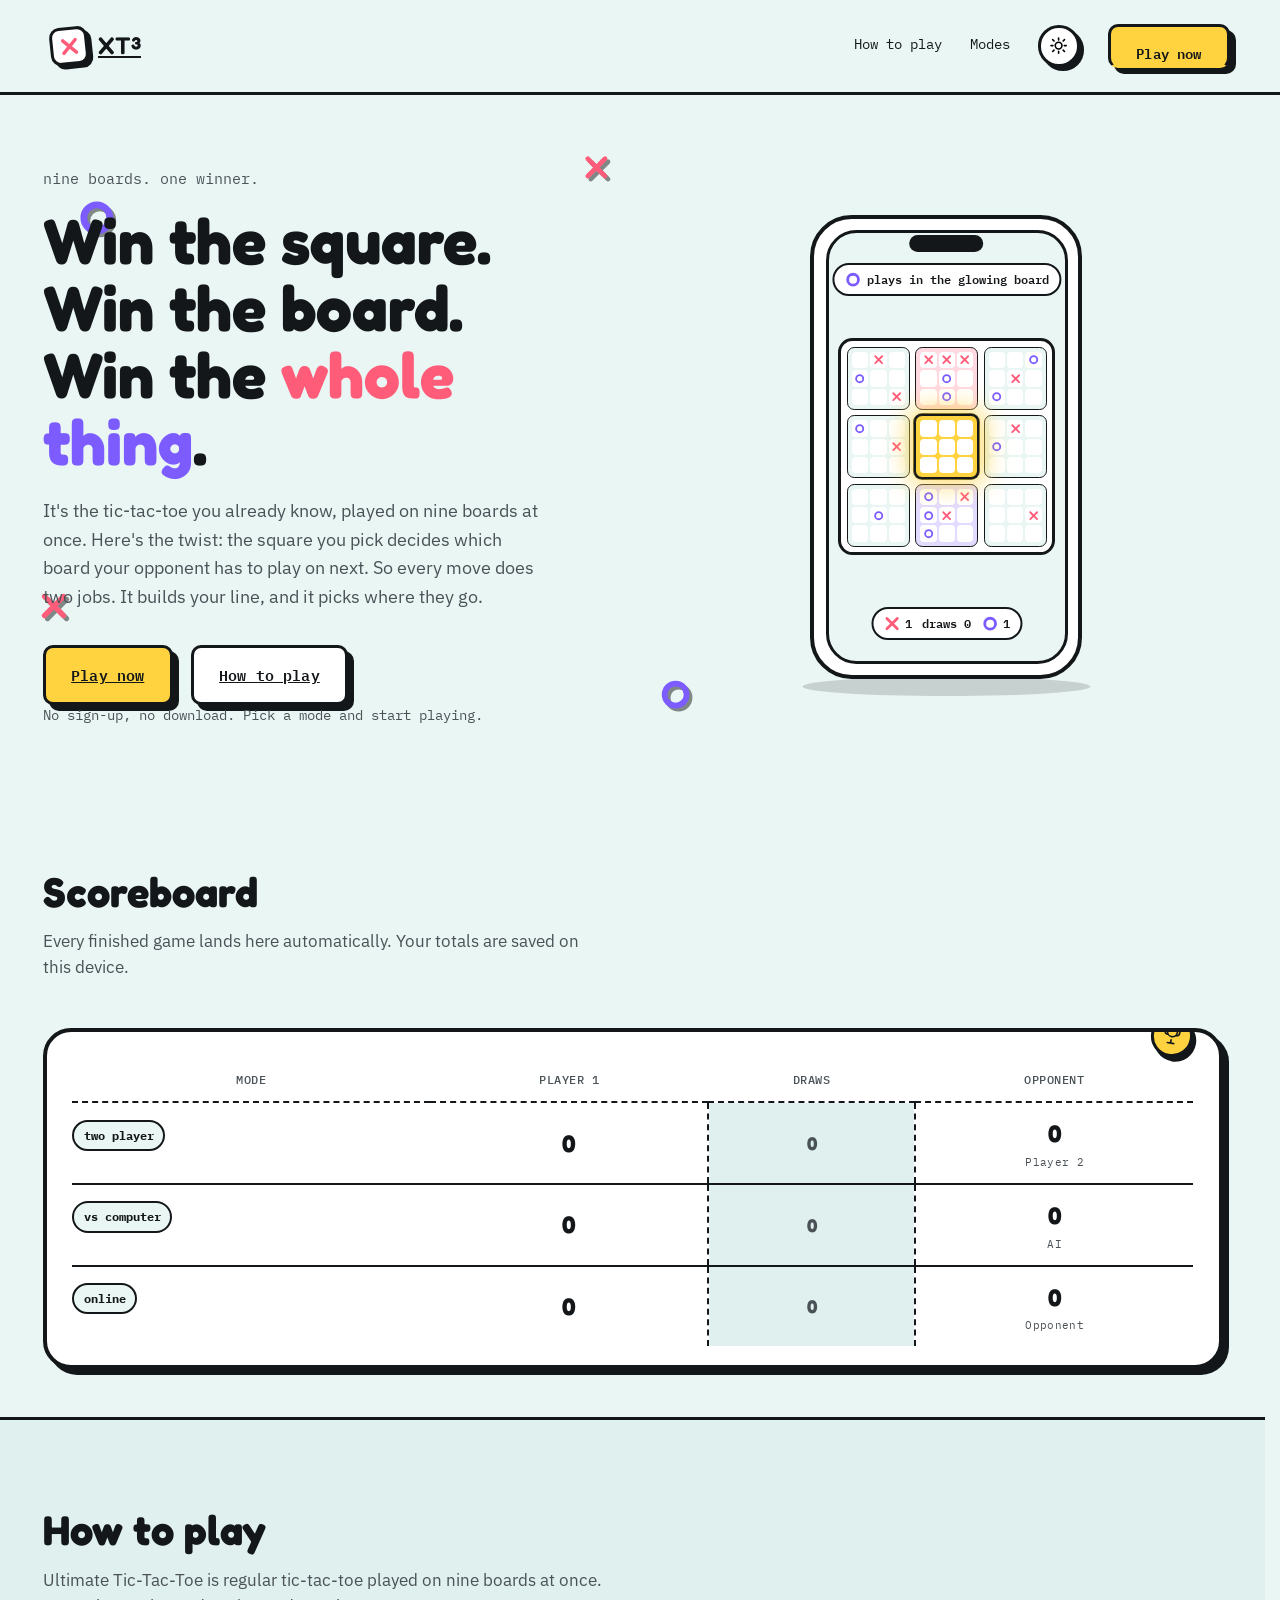
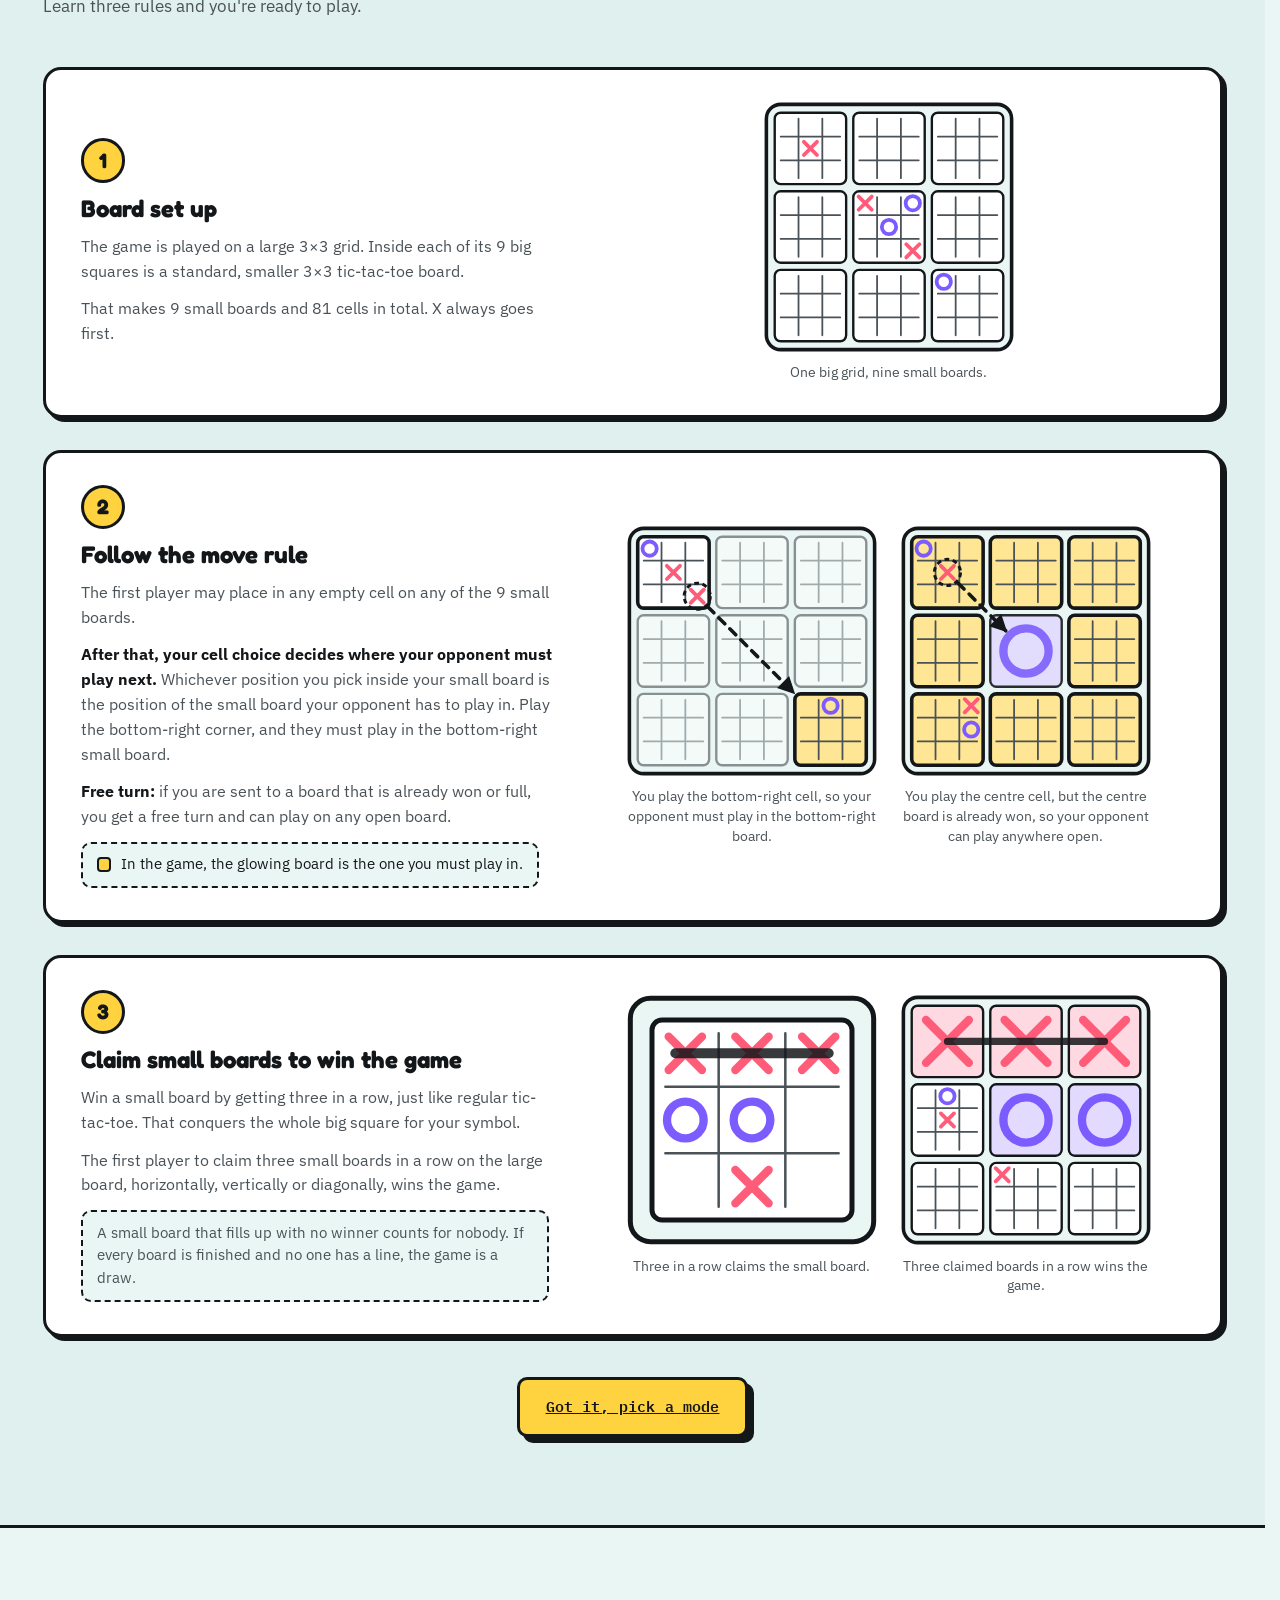
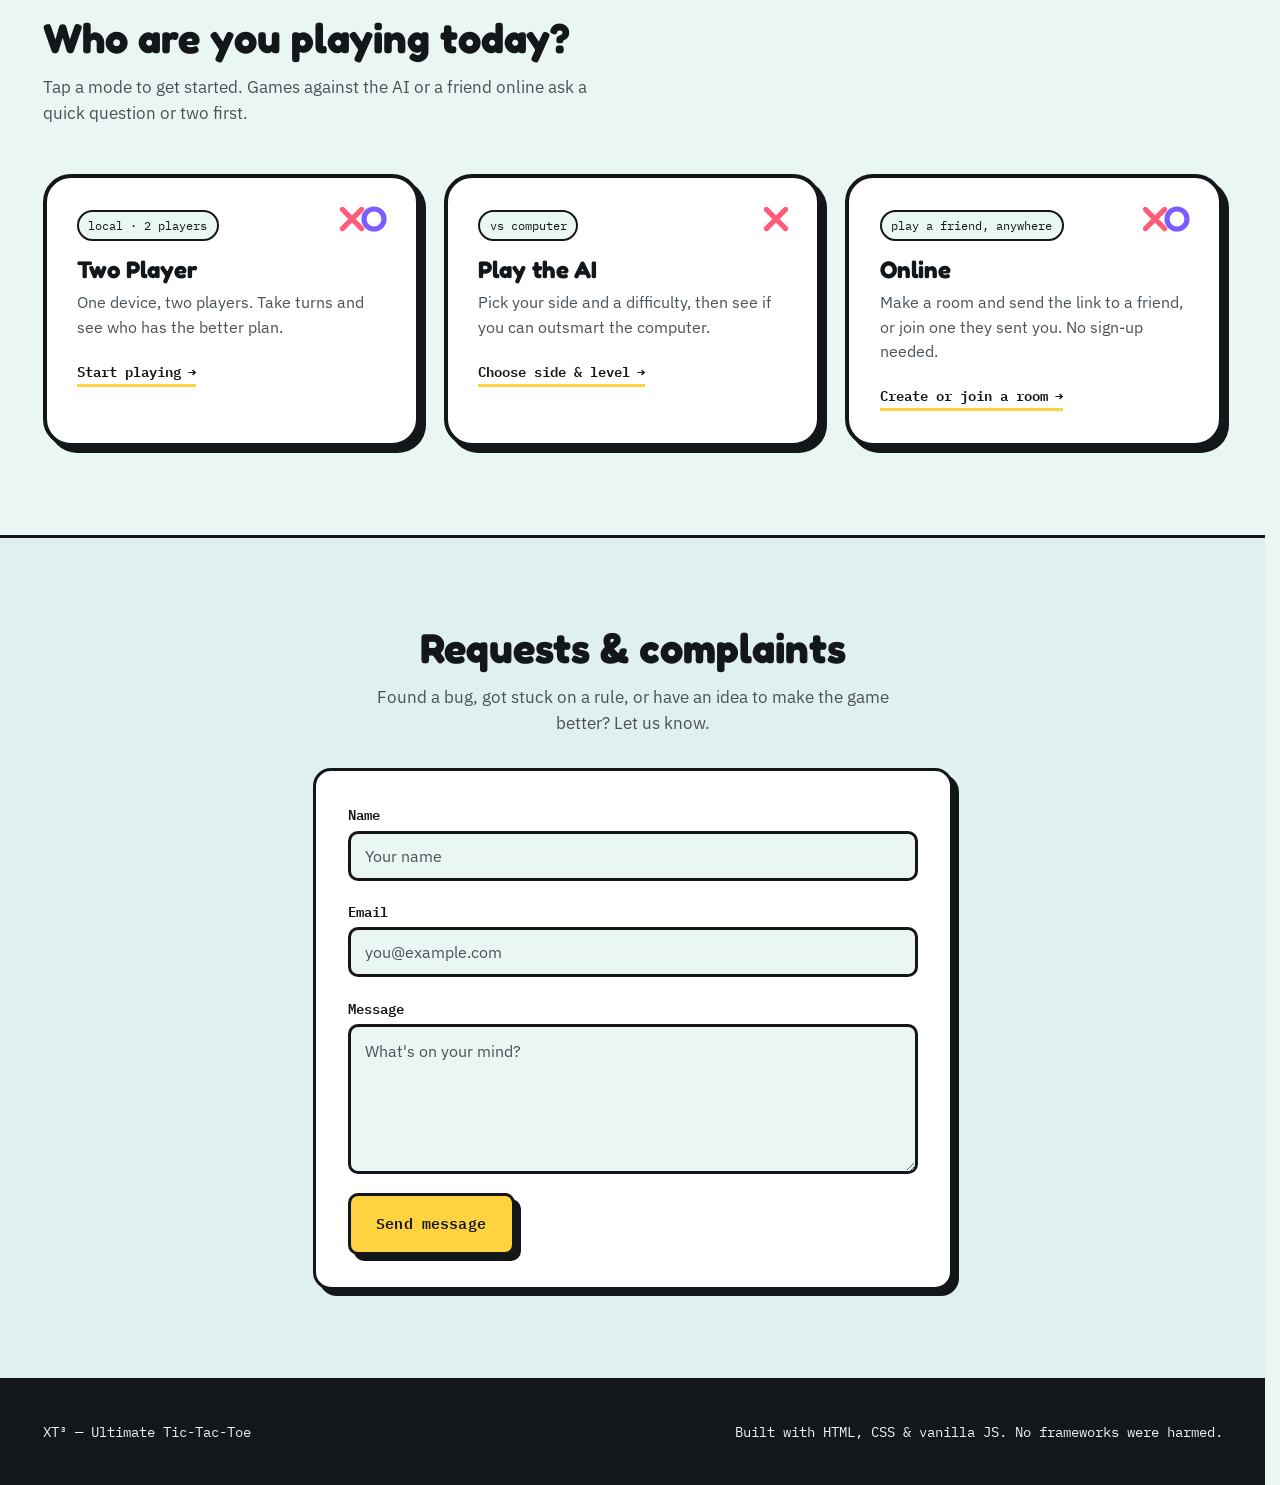
<file: index.html>
<!doctype html>
<html lang="en">
<head>
<meta charset="utf-8" />
<meta name="viewport" content="width=device-width, initial-scale=1" />
<title>XT³ — Ultimate Tic-Tac-Toe</title>
<meta name="description" content="Tic-tac-toe, but every square is its own tic-tac-toe game. Play a friend, take on the AI, or invite someone online." />

<script>
  // Set the theme before any CSS paints, so there's no flash of the wrong theme.
  (function () {
    try {
      var raw = window.localStorage.getItem("ultimateTTT:theme");
      var stored = raw ? JSON.parse(raw) : null;
      var theme = stored || (window.matchMedia("(prefers-color-scheme: dark)").matches ? "dark" : "light");
      document.documentElement.setAttribute("data-theme", theme);
    } catch (e) { /* localStorage unavailable, default styles apply */ }
  })();
</script>

<link rel="stylesheet" href="css/loader.css" />
<noscript><style>.page-loader { display: none !important; }</style></noscript>

<link rel="preconnect" href="https://fonts.googleapis.com" />
<link rel="preconnect" href="https://fonts.gstatic.com" crossorigin />
<link href="https://fonts.googleapis.com/css2?family=Fredoka:wght@500;600;700&family=IBM+Plex+Sans:wght@400;500&family=IBM+Plex+Mono:wght@400;500;600&display=swap" rel="stylesheet" />

<link rel="stylesheet" href="css/theme.css" />
<link rel="stylesheet" href="css/main.css" />
<link rel="stylesheet" href="css/animation.css" />
<link rel="stylesheet" href="css/hero-device.css" />
<link rel="stylesheet" href="css/responsive.css" />
</head>
<body>

<!-- page loader: hidden by js/loader.js once the page is ready -->
<div class="page-loader" id="page-loader" role="status" aria-live="polite">
  <div class="page-loader__inner">
    <svg class="page-loader__board" viewBox="0 0 120 120" aria-hidden="true">
      <path class="ld-grid" pathLength="100" d="M40 8V112M80 8V112M8 40H112M8 80H112"/>
      <path class="ld-mini" pathLength="100" d="M53.3 45V75M66.7 45V75M45 53.3H75M45 66.7H75"/>
      <path class="ld-x ld-pop" style="--d:0s" d="M12 12L28 28M28 12L12 28"/>
      <circle class="ld-o ld-pop" style="--d:.12s" cx="100" cy="100" r="9"/>
      <path class="ld-x ld-pop" style="--d:.24s" d="M92 12L108 28M108 12L92 28"/>
      <circle class="ld-o ld-pop" style="--d:.36s" cx="20" cy="100" r="9"/>
      <path class="ld-x ld-x--s ld-pop" style="--d:.48s" d="M47.5 47.5L52.5 52.5M52.5 47.5L47.5 52.5"/>
      <circle class="ld-o ld-o--s ld-pop" style="--d:.6s" cx="60" cy="60" r="3"/>
      <path class="ld-x ld-x--s ld-pop" style="--d:.72s" d="M67.5 67.5L72.5 72.5M72.5 67.5L67.5 72.5"/>
    </svg>
    <p class="page-loader__brand">XT&sup3;</p>
    <p class="page-loader__text">Setting up the boards<span class="page-loader__dots" aria-hidden="true"><i>.</i><i>.</i><i>.</i></span></p>
  </div>
</div>
<script src="js/loader.js"></script>

<!-- reusable piece glyphs -->
<svg width="0" height="0" style="position:absolute" aria-hidden="true">
  <symbol id="glyph-x" viewBox="0 0 40 40">
    <path d="M8 8 L32 32 M32 8 L8 32" stroke="var(--x-color)" stroke-width="6.5" stroke-linecap="round" fill="none"/>
  </symbol>
  <symbol id="glyph-o" viewBox="0 0 40 40">
    <circle cx="20" cy="20" r="12.5" stroke="var(--o-color)" stroke-width="6.5" fill="none"/>
  </symbol>
</svg>

<a class="visually-hidden" href="#main">Skip to content</a>

<header class="site-header site-header--scroll">
  <div class="wrap site-header__bar">
    <a class="logo" href="#top" aria-label="XT-cubed, Ultimate Tic-Tac-Toe home">
      <span class="logo__mark" aria-hidden="true">
        <svg viewBox="0 0 40 40"><use href="#glyph-x"/></svg>
      </span>
      XT³
    </a>
    <nav class="site-nav" aria-label="Primary">
      <a href="#how-it-works">How to play</a>
      <a href="#play">Modes</a>
      <button class="theme-toggle" type="button" aria-pressed="false" aria-label="Toggle dark mode">
        <svg class="icon-sun" viewBox="0 0 24 24" fill="none" stroke="currentColor" stroke-width="2" stroke-linecap="round" aria-hidden="true">
          <circle cx="12" cy="12" r="4.2"/>
          <path d="M12 2.5v2.4M12 19.1v2.4M4.6 4.6l1.7 1.7M17.7 17.7l1.7 1.7M2.5 12h2.4M19.1 12h2.4M4.6 19.4l1.7-1.7M17.7 6.3l1.7-1.7"/>
        </svg>
        <svg class="icon-moon" viewBox="0 0 24 24" fill="currentColor" aria-hidden="true">
          <path d="M20 14.5A8.5 8.5 0 0 1 9.5 4a8.5 8.5 0 1 0 10.5 10.5Z"/>
        </svg>
      </button>
      <a class="btn btn--primary" href="#play">Play now</a>
    </nav>
  </div>
</header>

<main id="main">

  <!-- ============================================================ -->
  <!-- HERO                                                          -->
  <!-- ============================================================ -->
  <section class="hero" id="top">
    <div class="sticker-field" aria-hidden="true">
      <svg class="sticker" style="top:14%; left:6%; width:2.6rem; --r:-10deg" viewBox="0 0 40 40"><use href="#glyph-o"/></svg>
      <svg class="sticker" style="top:68%; left:3%; width:2rem; --r:8deg" viewBox="0 0 40 40"><use href="#glyph-x"/></svg>
      <svg class="sticker" style="top:8%; left:46%; width:1.8rem; --r:14deg" viewBox="0 0 40 40"><use href="#glyph-x"/></svg>
      <svg class="sticker" style="top:80%; left:52%; width:2.2rem; --r:-14deg" viewBox="0 0 40 40"><use href="#glyph-o"/></svg>
    </div>

    <div class="wrap hero__grid">
      <div>
        <p class="hero__eyebrow">nine boards. one winner.</p>
        <h1 class="hero__title">
          Win the square.<br />
          Win the board.<br />
          Win the <span class="hl-x">whole</span> <span class="hl-o">thing</span>.
        </h1>
        <p class="hero__lede">
          It's the tic-tac-toe you already know, played on nine boards at once.
          Here's the twist: the square you pick decides which board your
          opponent has to play on next. So every move does two jobs. It builds
          your line, and it picks where they go.
        </p>
        <div class="hero__actions">
          <a class="btn btn--primary" href="#play">Play now</a>
          <a class="btn" href="#how-it-works">How to play</a>
        </div>
        <p class="hero__note">No sign-up, no download. Pick a mode and start playing.</p>
      </div>

      <div class="hero__board-stage">
        <div class="device-stage" data-device-stage>
          <div class="device-stage__float">
            <div class="device">
              <div class="device__shell">
                <div class="device__front">
                  <span class="device__notch" aria-hidden="true"></span>
                  <div class="device__screen">
                    <p class="device__hud device__hud--top" aria-hidden="true"><svg viewBox="0 0 40 40"><use href="#glyph-o"/></svg>plays in the glowing board</p>
                    <div class="ultimate-board" role="img" aria-label="Decorative preview of the nested Ultimate Tic-Tac-Toe board">
                      <!-- board 1 -->
                      <div class="local-board">
                        <div class="cell"></div><div class="cell"><svg><use href="#glyph-x"/></svg></div><div class="cell"></div>
                        <div class="cell"><svg><use href="#glyph-o"/></svg></div><div class="cell"></div><div class="cell"></div>
                        <div class="cell"></div><div class="cell"></div><div class="cell"><svg><use href="#glyph-x"/></svg></div>
                      </div>
                      <!-- board 2 : won by X -->
                      <div class="local-board local-board--won-x">
                        <div class="cell"><svg><use href="#glyph-x"/></svg></div><div class="cell"><svg><use href="#glyph-x"/></svg></div><div class="cell"><svg><use href="#glyph-x"/></svg></div>
                        <div class="cell"></div><div class="cell"><svg><use href="#glyph-o"/></svg></div><div class="cell"></div>
                        <div class="cell"></div><div class="cell"><svg><use href="#glyph-o"/></svg></div><div class="cell"></div>
                      </div>
                      <!-- board 3 -->
                      <div class="local-board">
                        <div class="cell"></div><div class="cell"></div><div class="cell"><svg><use href="#glyph-o"/></svg></div>
                        <div class="cell"></div><div class="cell"><svg><use href="#glyph-x"/></svg></div><div class="cell"></div>
                        <div class="cell"><svg><use href="#glyph-o"/></svg></div><div class="cell"></div><div class="cell"></div>
                      </div>
                      <!-- board 4 -->
                      <div class="local-board">
                        <div class="cell"><svg><use href="#glyph-o"/></svg></div><div class="cell"></div><div class="cell"></div>
                        <div class="cell"></div><div class="cell"></div><div class="cell"><svg><use href="#glyph-x"/></svg></div>
                        <div class="cell"></div><div class="cell"></div><div class="cell"></div>
                      </div>
                      <!-- board 5 : active -->
                      <div class="local-board local-board--active">
                        <div class="cell"></div><div class="cell"></div><div class="cell"></div>
                        <div class="cell"></div><div class="cell"></div><div class="cell"></div>
                        <div class="cell"></div><div class="cell"></div><div class="cell"></div>
                      </div>
                      <!-- board 6 -->
                      <div class="local-board">
                        <div class="cell"></div><div class="cell"><svg><use href="#glyph-x"/></svg></div><div class="cell"></div>
                        <div class="cell"><svg><use href="#glyph-o"/></svg></div><div class="cell"></div><div class="cell"></div>
                        <div class="cell"></div><div class="cell"></div><div class="cell"></div>
                      </div>
                      <!-- board 7 -->
                      <div class="local-board">
                        <div class="cell"></div><div class="cell"></div><div class="cell"></div>
                        <div class="cell"></div><div class="cell"><svg><use href="#glyph-o"/></svg></div><div class="cell"></div>
                        <div class="cell"></div><div class="cell"></div><div class="cell"></div>
                      </div>
                      <!-- board 8 : won by O -->
                      <div class="local-board local-board--won-o">
                        <div class="cell"><svg><use href="#glyph-o"/></svg></div><div class="cell"></div><div class="cell"><svg><use href="#glyph-x"/></svg></div>
                        <div class="cell"><svg><use href="#glyph-o"/></svg></div><div class="cell"><svg><use href="#glyph-x"/></svg></div><div class="cell"></div>
                        <div class="cell"><svg><use href="#glyph-o"/></svg></div><div class="cell"></div><div class="cell"></div>
                      </div>
                      <!-- board 9 -->
                      <div class="local-board">
                        <div class="cell"></div><div class="cell"></div><div class="cell"></div>
                        <div class="cell"></div><div class="cell"></div><div class="cell"><svg><use href="#glyph-x"/></svg></div>
                        <div class="cell"></div><div class="cell"></div><div class="cell"></div>
                      </div>
                    </div>
                    <p class="device__hud device__hud--bottom" aria-hidden="true"><span><svg viewBox="0 0 40 40"><use href="#glyph-x"/></svg>1</span><span>draws 0</span><span><svg viewBox="0 0 40 40"><use href="#glyph-o"/></svg>1</span></p>
                  </div>
                </div>
                <div class="device__back" aria-hidden="true">
                  <span class="device__camera"><i></i><i></i></span>
                  <svg class="device__logo" viewBox="0 0 40 40"><use href="#glyph-x"/></svg>
                </div>
                <span class="device__stand" aria-hidden="true"></span>
              </div>
            </div>
          </div>
          <span class="device-stage__shadow" aria-hidden="true"></span>
        </div>
      </div>
    </div>
  </section>

  <!-- ============================================================ -->
  <!-- WIN BOARD                                                     -->
  <!-- ============================================================ -->
  <section class="win-board" id="win-board" aria-label="Match history">
    <div class="wrap section" style="padding-block:3rem;">
      <div class="section__head" data-reveal>
        <h2>Scoreboard</h2>
        <p>Every finished game lands here automatically. Your totals are saved on this device.</p>
      </div>

      <div class="score-card" data-reveal>
        <svg class="score-card__sticker" viewBox="0 0 24 24" fill="none" stroke="currentColor" stroke-width="2" stroke-linecap="round" stroke-linejoin="round" aria-hidden="true">
          <path d="M8 21h8M12 17v4M6 4h12v3a6 6 0 0 1-12 0V4Z"/>
          <path d="M6 5H3v2a4 4 0 0 0 4 4M18 5h3v2a4 4 0 0 1-4 4"/>
        </svg>

        <table class="score-table">
          <caption class="visually-hidden">Match results for Two Player, Vs AI, and Online modes</caption>
          <thead>
            <tr>
              <th scope="col" class="score-table__mode-head">Mode</th>
              <th scope="col">Player 1</th>
              <th scope="col" class="score-table__draws-head">Draws</th>
              <th scope="col">Opponent</th>
            </tr>
          </thead>
          <tbody>
            <tr>
              <th scope="row"><span class="mode-card__badge">two player</span></th>
              <td class="score-table__cell"><strong id="wb-p1">0</strong></td>
              <td class="score-table__cell score-table__cell--draw"><strong id="wb-tp-draws">0</strong></td>
              <td class="score-table__cell">
                <strong id="wb-p2">0</strong>
                <span class="score-table__sub">Player 2</span>
              </td>
            </tr>
            <tr>
              <th scope="row"><span class="mode-card__badge">vs computer</span></th>
              <td class="score-table__cell"><strong id="wb-player">0</strong></td>
              <td class="score-table__cell score-table__cell--draw"><strong id="wb-ai-draws">0</strong></td>
              <td class="score-table__cell">
                <strong id="wb-ai">0</strong>
                <span class="score-table__sub">AI</span>
              </td>
            </tr>
            <tr>
              <th scope="row"><span class="mode-card__badge">online</span></th>
              <td class="score-table__cell"><strong id="wb-online-you">0</strong></td>
              <td class="score-table__cell score-table__cell--draw"><strong id="wb-online-draws">0</strong></td>
              <td class="score-table__cell">
                <strong id="wb-online-opponent">0</strong>
                <span class="score-table__sub">Opponent</span>
              </td>
            </tr>
          </tbody>
        </table>
      </div>
    </div>
  </section>

  <!-- ============================================================ -->
  <!-- HOW TO PLAY                                                   -->
  <!-- ============================================================ -->
  <section class="how-it-works" id="how-it-works">
    <div class="wrap section">
      <div class="section__head" data-reveal>
        <h2>How to play</h2>
        <p>Ultimate Tic-Tac-Toe is regular tic-tac-toe played on nine boards at once. Learn three rules and you're ready to play.</p>
      </div>

      <ol class="rules">

        <li class="rule" data-reveal>
          <div class="rule__text">
            <span class="rule__num" aria-hidden="true">1</span>
            <h3>Board set up</h3>
            <p>The game is played on a large 3&times;3 grid. Inside each of its 9 big squares is a standard, smaller 3&times;3 tic-tac-toe board.</p>
            <p>That makes 9 small boards and 81 cells in total. X always goes first.</p>
          </div>
          <div class="rule__figs">
            <figure class="htp-fig"><svg class="htp-svg" viewBox="0 0 210 210" role="img" aria-label="A large three by three grid where each of the nine squares contains its own small tic-tac-toe board" xmlns="http://www.w3.org/2000/svg"><rect class="frame" x="2" y="2" width="206" height="206" rx="12"/><g class="sb is-open"><rect class="sb-bg" x="9" y="9" width="60" height="60" rx="5"/><path class="sb-grid" d="M29 14V64M49 14V64M14 29H64M14 49H64" stroke-linecap="round"/><path class="mk-x" d="M33.5 33.5L44.5 44.5M44.5 33.5L33.5 44.5" stroke-width="3.2" stroke-linecap="round" fill="none"/></g><g class="sb is-open"><rect class="sb-bg" x="75" y="9" width="60" height="60" rx="5"/><path class="sb-grid" d="M95 14V64M115 14V64M80 29H130M80 49H130" stroke-linecap="round"/></g><g class="sb is-open"><rect class="sb-bg" x="141" y="9" width="60" height="60" rx="5"/><path class="sb-grid" d="M161 14V64M181 14V64M146 29H196M146 49H196" stroke-linecap="round"/></g><g class="sb is-open"><rect class="sb-bg" x="9" y="75" width="60" height="60" rx="5"/><path class="sb-grid" d="M29 80V130M49 80V130M14 95H64M14 115H64" stroke-linecap="round"/></g><g class="sb is-open"><rect class="sb-bg" x="75" y="75" width="60" height="60" rx="5"/><path class="sb-grid" d="M95 80V130M115 80V130M80 95H130M80 115H130" stroke-linecap="round"/><path class="mk-x" d="M79.5 79.5L90.5 90.5M90.5 79.5L79.5 90.5" stroke-width="3.2" stroke-linecap="round" fill="none"/><circle class="mk-o" cx="105" cy="105" r="6" stroke-width="3.2" fill="none"/><path class="mk-x" d="M119.5 119.5L130.5 130.5M130.5 119.5L119.5 130.5" stroke-width="3.2" stroke-linecap="round" fill="none"/><circle class="mk-o" cx="125" cy="85" r="6" stroke-width="3.2" fill="none"/></g><g class="sb is-open"><rect class="sb-bg" x="141" y="75" width="60" height="60" rx="5"/><path class="sb-grid" d="M161 80V130M181 80V130M146 95H196M146 115H196" stroke-linecap="round"/></g><g class="sb is-open"><rect class="sb-bg" x="9" y="141" width="60" height="60" rx="5"/><path class="sb-grid" d="M29 146V196M49 146V196M14 161H64M14 181H64" stroke-linecap="round"/></g><g class="sb is-open"><rect class="sb-bg" x="75" y="141" width="60" height="60" rx="5"/><path class="sb-grid" d="M95 146V196M115 146V196M80 161H130M80 181H130" stroke-linecap="round"/></g><g class="sb is-open"><rect class="sb-bg" x="141" y="141" width="60" height="60" rx="5"/><path class="sb-grid" d="M161 146V196M181 146V196M146 161H196M146 181H196" stroke-linecap="round"/><circle class="mk-o" cx="151" cy="151" r="6" stroke-width="3.2" fill="none"/></g></svg><figcaption>One big grid, nine small boards.</figcaption></figure>
          </div>
        </li>

        <li class="rule" data-reveal>
          <div class="rule__text">
            <span class="rule__num" aria-hidden="true">2</span>
            <h3>Follow the move rule</h3>
            <p>The first player may place in any empty cell on any of the 9 small boards.</p>
            <p><strong>After that, your cell choice decides where your opponent must play next.</strong> Whichever position you pick inside your small board is the position of the small board your opponent has to play in. Play the bottom-right corner, and they must play in the bottom-right small board.</p>
            <p><strong>Free turn:</strong> if you are sent to a board that is already won or full, you get a free turn and can play on any open board.</p>
            <p class="rule__tip"><span class="rule__tip-dot" aria-hidden="true"></span>In the game, the glowing board is the one you must play in.</p>
          </div>
          <div class="rule__figs">
            <figure class="htp-fig"><svg class="htp-svg" viewBox="0 0 210 210" role="img" aria-label="Playing in the bottom right cell of the top left board sends your opponent to the bottom right board" xmlns="http://www.w3.org/2000/svg"><defs><marker id="a1" viewBox="0 0 10 10" refX="8" refY="5" markerWidth="6" markerHeight="6" orient="auto-start-reverse"><path d="M1 1L9 5L1 9Z" class="arrow-head"/></marker></defs><rect class="frame" x="2" y="2" width="206" height="206" rx="12"/><g class="sb is-from"><rect class="sb-bg" x="9" y="9" width="60" height="60" rx="5"/><path class="sb-grid" d="M29 14V64M49 14V64M14 29H64M14 49H64" stroke-linecap="round"/><circle class="mk-o" cx="19" cy="19" r="6" stroke-width="3.2" fill="none"/><path class="mk-x" d="M33.5 33.5L44.5 44.5M44.5 33.5L33.5 44.5" stroke-width="3.2" stroke-linecap="round" fill="none"/><path class="mk-x" d="M53.5 53.5L64.5 64.5M64.5 53.5L53.5 64.5" stroke-width="3.2" stroke-linecap="round" fill="none"/></g><g class="sb is-dim"><rect class="sb-bg" x="75" y="9" width="60" height="60" rx="5"/><path class="sb-grid" d="M95 14V64M115 14V64M80 29H130M80 49H130" stroke-linecap="round"/></g><g class="sb is-dim"><rect class="sb-bg" x="141" y="9" width="60" height="60" rx="5"/><path class="sb-grid" d="M161 14V64M181 14V64M146 29H196M146 49H196" stroke-linecap="round"/></g><g class="sb is-dim"><rect class="sb-bg" x="9" y="75" width="60" height="60" rx="5"/><path class="sb-grid" d="M29 80V130M49 80V130M14 95H64M14 115H64" stroke-linecap="round"/></g><g class="sb is-dim"><rect class="sb-bg" x="75" y="75" width="60" height="60" rx="5"/><path class="sb-grid" d="M95 80V130M115 80V130M80 95H130M80 115H130" stroke-linecap="round"/></g><g class="sb is-dim"><rect class="sb-bg" x="141" y="75" width="60" height="60" rx="5"/><path class="sb-grid" d="M161 80V130M181 80V130M146 95H196M146 115H196" stroke-linecap="round"/></g><g class="sb is-dim"><rect class="sb-bg" x="9" y="141" width="60" height="60" rx="5"/><path class="sb-grid" d="M29 146V196M49 146V196M14 161H64M14 181H64" stroke-linecap="round"/></g><g class="sb is-dim"><rect class="sb-bg" x="75" y="141" width="60" height="60" rx="5"/><path class="sb-grid" d="M95 146V196M115 146V196M80 161H130M80 181H130" stroke-linecap="round"/></g><g class="sb is-target"><rect class="sb-bg" x="141" y="141" width="60" height="60" rx="5"/><path class="sb-grid" d="M161 146V196M181 146V196M146 161H196M146 181H196" stroke-linecap="round"/><circle class="mk-o" cx="171" cy="151" r="6" stroke-width="3.2" fill="none"/></g><circle class="ring" cx="59" cy="59" r="11"/><path class="arrow" d="M68 68L140 140" marker-end="url(#a1)"/></svg><figcaption>You play the bottom-right cell, so your opponent must play in the bottom-right board.</figcaption></figure>
            <figure class="htp-fig"><svg class="htp-svg" viewBox="0 0 210 210" role="img" aria-label="Playing the centre cell sends your opponent to the centre board, but it is already won, so they may play in any open board" xmlns="http://www.w3.org/2000/svg"><defs><marker id="a2" viewBox="0 0 10 10" refX="8" refY="5" markerWidth="6" markerHeight="6" orient="auto-start-reverse"><path d="M1 1L9 5L1 9Z" class="arrow-head"/></marker></defs><rect class="frame" x="2" y="2" width="206" height="206" rx="12"/><g class="sb is-free"><rect class="sb-bg" x="9" y="9" width="60" height="60" rx="5"/><path class="sb-grid" d="M29 14V64M49 14V64M14 29H64M14 49H64" stroke-linecap="round"/><circle class="mk-o" cx="19" cy="19" r="6" stroke-width="3.2" fill="none"/><path class="mk-x" d="M33.5 33.5L44.5 44.5M44.5 33.5L33.5 44.5" stroke-width="3.2" stroke-linecap="round" fill="none"/></g><g class="sb is-free"><rect class="sb-bg" x="75" y="9" width="60" height="60" rx="5"/><path class="sb-grid" d="M95 14V64M115 14V64M80 29H130M80 49H130" stroke-linecap="round"/></g><g class="sb is-free"><rect class="sb-bg" x="141" y="9" width="60" height="60" rx="5"/><path class="sb-grid" d="M161 14V64M181 14V64M146 29H196M146 49H196" stroke-linecap="round"/></g><g class="sb is-free"><rect class="sb-bg" x="9" y="75" width="60" height="60" rx="5"/><path class="sb-grid" d="M29 80V130M49 80V130M14 95H64M14 115H64" stroke-linecap="round"/></g><g class="sb is-closed"><rect class="sb-bg" x="75" y="75" width="60" height="60" rx="5"/><circle class="mk-o" cx="105" cy="105" r="19" stroke-width="7" fill="none"/></g><g class="sb is-free"><rect class="sb-bg" x="141" y="75" width="60" height="60" rx="5"/><path class="sb-grid" d="M161 80V130M181 80V130M146 95H196M146 115H196" stroke-linecap="round"/></g><g class="sb is-free"><rect class="sb-bg" x="9" y="141" width="60" height="60" rx="5"/><path class="sb-grid" d="M29 146V196M49 146V196M14 161H64M14 181H64" stroke-linecap="round"/><path class="mk-x" d="M53.5 145.5L64.5 156.5M64.5 145.5L53.5 156.5" stroke-width="3.2" stroke-linecap="round" fill="none"/><circle class="mk-o" cx="59" cy="171" r="6" stroke-width="3.2" fill="none"/></g><g class="sb is-free"><rect class="sb-bg" x="75" y="141" width="60" height="60" rx="5"/><path class="sb-grid" d="M95 146V196M115 146V196M80 161H130M80 181H130" stroke-linecap="round"/></g><g class="sb is-free"><rect class="sb-bg" x="141" y="141" width="60" height="60" rx="5"/><path class="sb-grid" d="M161 146V196M181 146V196M146 161H196M146 181H196" stroke-linecap="round"/></g><circle class="ring" cx="39" cy="39" r="11"/><path class="arrow" d="M48 48L88 88" marker-end="url(#a2)"/></svg><figcaption>You play the centre cell, but the centre board is already won, so your opponent can play anywhere open.</figcaption></figure>
          </div>
        </li>

        <li class="rule" data-reveal>
          <div class="rule__text">
            <span class="rule__num" aria-hidden="true">3</span>
            <h3>Claim small boards to win the game</h3>
            <p>Win a small board by getting three in a row, just like regular tic-tac-toe. That conquers the whole big square for your symbol.</p>
            <p>The first player to claim three small boards in a row on the large board, horizontally, vertically or diagonally, wins the game.</p>
            <p class="rule__note">A small board that fills up with no winner counts for nobody. If every board is finished and no one has a line, the game is a draw.</p>
          </div>
          <div class="rule__figs">
            <figure class="htp-fig"><svg class="htp-svg" viewBox="0 0 150 150" role="img" aria-label="Three X marks in a row inside one small board claim that board" xmlns="http://www.w3.org/2000/svg"><rect class="frame" x="2" y="2" width="146" height="146" rx="12"/><rect class="sb-bg is-open-bg" x="15" y="15" width="120" height="120" rx="6"/><path class="sb-grid" d="M55 23V127M95 23V127M23 55H127M23 95H127" stroke-linecap="round" stroke-width="2"/><path class="mk-x" d="M25 25L45 45M45 25L25 45" stroke-width="5" stroke-linecap="round" fill="none"/><path class="mk-x" d="M65 25L85 45M85 25L65 45" stroke-width="5" stroke-linecap="round" fill="none"/><path class="mk-x" d="M105 25L125 45M125 25L105 45" stroke-width="5" stroke-linecap="round" fill="none"/><circle class="mk-o" cx="35" cy="75" r="11" stroke-width="5" fill="none"/><circle class="mk-o" cx="75" cy="75" r="11" stroke-width="5" fill="none"/><path class="mk-x" d="M65 105L85 125M85 105L65 125" stroke-width="5" stroke-linecap="round" fill="none"/><path class="win-line" d="M29 35H121" stroke-linecap="round"/></svg><figcaption>Three in a row claims the small board.</figcaption></figure>
            <figure class="htp-fig"><svg class="htp-svg" viewBox="0 0 210 210" role="img" aria-label="Three claimed small boards in a row across the top of the big grid win the game" xmlns="http://www.w3.org/2000/svg"><rect class="frame" x="2" y="2" width="206" height="206" rx="12"/><g class="sb is-won-x"><rect class="sb-bg" x="9" y="9" width="60" height="60" rx="5"/><path class="mk-x" d="M21 21L57 57M57 21L21 57" stroke-width="7" stroke-linecap="round" fill="none"/></g><g class="sb is-won-x"><rect class="sb-bg" x="75" y="9" width="60" height="60" rx="5"/><path class="mk-x" d="M87 21L123 57M123 21L87 57" stroke-width="7" stroke-linecap="round" fill="none"/></g><g class="sb is-won-x"><rect class="sb-bg" x="141" y="9" width="60" height="60" rx="5"/><path class="mk-x" d="M153 21L189 57M189 21L153 57" stroke-width="7" stroke-linecap="round" fill="none"/></g><g class="sb is-open"><rect class="sb-bg" x="9" y="75" width="60" height="60" rx="5"/><path class="sb-grid" d="M29 80V130M49 80V130M14 95H64M14 115H64" stroke-linecap="round"/><circle class="mk-o" cx="39" cy="85" r="6" stroke-width="3.2" fill="none"/><path class="mk-x" d="M33.5 99.5L44.5 110.5M44.5 99.5L33.5 110.5" stroke-width="3.2" stroke-linecap="round" fill="none"/></g><g class="sb is-won-o"><rect class="sb-bg" x="75" y="75" width="60" height="60" rx="5"/><circle class="mk-o" cx="105" cy="105" r="19" stroke-width="7" fill="none"/></g><g class="sb is-won-o"><rect class="sb-bg" x="141" y="75" width="60" height="60" rx="5"/><circle class="mk-o" cx="171" cy="105" r="19" stroke-width="7" fill="none"/></g><g class="sb is-open"><rect class="sb-bg" x="9" y="141" width="60" height="60" rx="5"/><path class="sb-grid" d="M29 146V196M49 146V196M14 161H64M14 181H64" stroke-linecap="round"/></g><g class="sb is-open"><rect class="sb-bg" x="75" y="141" width="60" height="60" rx="5"/><path class="sb-grid" d="M95 146V196M115 146V196M80 161H130M80 181H130" stroke-linecap="round"/><path class="mk-x" d="M79.5 145.5L90.5 156.5M90.5 145.5L79.5 156.5" stroke-width="3.2" stroke-linecap="round" fill="none"/></g><g class="sb is-open"><rect class="sb-bg" x="141" y="141" width="60" height="60" rx="5"/><path class="sb-grid" d="M161 146V196M181 146V196M146 161H196M146 181H196" stroke-linecap="round"/></g><path class="win-line" d="M39 39H171" stroke-linecap="round"/></svg><figcaption>Three claimed boards in a row wins the game.</figcaption></figure>
          </div>
        </li>

      </ol>

      <div class="rules__cta" data-reveal>
        <a class="btn btn--primary" href="#play">Got it, pick a mode</a>
      </div>
    </div>
  </section>

  <!-- ============================================================ -->
  <!-- MODE PICKER                                                   -->
  <!-- ============================================================ -->
  <section class="mode-picker" id="play">
    <div class="wrap">
      <div class="section__head" data-reveal>
        <h2>Who are you playing today?</h2>
        <p>Tap a mode to get started. Games against the AI or a friend online ask a quick question or two first.</p>
      </div>

      <div class="mode-cards" data-reveal-group>
        <div class="mode-card" data-mode="two-player" role="button" tabindex="0" data-reveal>
          <div class="mode-card__pieces" aria-hidden="true">
            <svg><use href="#glyph-x"/></svg><svg><use href="#glyph-o"/></svg>
          </div>
          <span class="mode-card__badge">local · 2 players</span>
          <h3>Two Player</h3>
          <p>One device, two players. Take turns and see who has the better plan.</p>
          <span class="mode-card__go">Start playing <span aria-hidden="true">&rarr;</span></span>
        </div>

        <div class="mode-card" data-mode="ai" role="button" tabindex="0" aria-haspopup="dialog" data-reveal>
          <div class="mode-card__pieces" aria-hidden="true">
            <svg><use href="#glyph-x"/></svg>
          </div>
          <span class="mode-card__badge">vs computer</span>
          <h3>Play the AI</h3>
          <p>Pick your side and a difficulty, then see if you can outsmart the computer.</p>
          <span class="mode-card__go">Choose side &amp; level <span aria-hidden="true">&rarr;</span></span>
        </div>

        <div class="mode-card" data-mode="online" role="button" tabindex="0" aria-haspopup="dialog" data-reveal>
          <div class="mode-card__pieces" aria-hidden="true">
            <svg><use href="#glyph-x"/></svg><svg><use href="#glyph-o"/></svg>
          </div>
          <span class="mode-card__badge">play a friend, anywhere</span>
          <h3>Online</h3>
          <p>Make a room and send the link to a friend, or join one they sent you. No sign-up needed.</p>
          <span class="mode-card__go">Create or join a room <span aria-hidden="true">&rarr;</span></span>
        </div>
      </div>
    </div>

    <!-- Pop-up: Play the AI -->
    <dialog class="mode-dialog" id="ai-dialog" aria-labelledby="ai-dialog-title">
      <div class="mode-dialog__card">
        <button type="button" class="mode-dialog__close" data-close aria-label="Close">&times;</button>
        <span class="mode-card__badge">vs computer</span>
        <h3 id="ai-dialog-title">Play the AI</h3>
        <p class="mode-dialog__lede">Pick your side and how tough you want the opponent to be.</p>

        <div class="mode-dialog__group" role="group" aria-labelledby="ai-side-label">
          <span class="mode-dialog__label" id="ai-side-label">Play as</span>
          <div class="chip-row">
            <button type="button" class="chip" data-symbol="X" aria-pressed="true">Play as X</button>
            <button type="button" class="chip" data-symbol="O" aria-pressed="false">Play as O</button>
          </div>
          <p class="mode-dialog__hint">X moves first.</p>
        </div>

        <div class="mode-dialog__group" role="group" aria-labelledby="ai-level-label">
          <span class="mode-dialog__label" id="ai-level-label">Difficulty</span>
          <div class="chip-row">
            <button type="button" class="chip" data-difficulty="easy" data-hint="Relaxed. A good way to learn the rules." aria-pressed="false">Easy</button>
            <button type="button" class="chip" data-difficulty="medium" data-hint="A fair fight." aria-pressed="true">Medium</button>
            <button type="button" class="chip" data-difficulty="hard" data-hint="Expect a real challenge." aria-pressed="false">Hard</button>
          </div>
          <p class="mode-dialog__hint" id="ai-level-hint" aria-live="polite"></p>
        </div>

        <button type="button" class="btn btn--primary mode-dialog__go" id="ai-start-btn" autofocus>Start game</button>
      </div>
    </dialog>

    <!-- Pop-up: Online -->
    <dialog class="mode-dialog" id="online-dialog" aria-labelledby="online-dialog-title">
      <div class="mode-dialog__card">
        <button type="button" class="mode-dialog__close" data-close aria-label="Close">&times;</button>
        <span class="mode-card__badge">play a friend, anywhere</span>
        <h3 id="online-dialog-title">Play online</h3>
        <p class="mode-dialog__lede">Start a room and send the link to a friend, or join the room they made.</p>

        <div class="online-panel">
          <button type="button" class="btn btn--primary online-panel__create" id="create-room-btn" autofocus>Create a room</button>
          <p class="mode-dialog__hint">You'll get a code and a link to share.</p>
          <div class="online-panel__divider"><span>or join one</span></div>
          <div class="online-panel__join">
            <input type="text" id="join-room-code" class="online-panel__input" placeholder="Room code" maxlength="6" autocomplete="off" spellcheck="false" aria-label="Room code" aria-describedby="join-error">
            <button type="button" class="btn" id="join-room-btn">Join</button>
          </div>
          <p class="mode-dialog__error" id="join-error" role="alert" hidden></p>
        </div>
      </div>
    </dialog>
  </section>

  <!-- ============================================================ -->
  <!-- FEEDBACK FORM (Formspree)                                     -->
  <!-- To connect it: replace YOUR_FORM_ID in the action below with   -->
  <!-- the ID from your Formspree dashboard. Nothing else to change.  -->
  <!-- ============================================================ -->
  <section class="feedback" id="feedback">
    <div class="wrap section">
      <div class="section__head" data-reveal>
        <h2>Requests &amp; complaints</h2>
        <p>Found a bug, got stuck on a rule, or have an idea to make the game better? Let us know.</p>
      </div>

      <div class="feedback-card" data-reveal>
        <form class="feedback-form" id="feedback-form" action="https://formspree.io/f/YOUR_FORM_ID" method="POST">
          <div class="field">
            <label for="fb-name">Name</label>
            <input type="text" id="fb-name" name="name" autocomplete="name" required maxlength="80" placeholder="Your name">
          </div>

          <div class="field">
            <label for="fb-email">Email</label>
            <input type="email" id="fb-email" name="email" autocomplete="email" required maxlength="120" placeholder="you@example.com">
          </div>

          <div class="field">
            <label for="fb-message">Message</label>
            <textarea id="fb-message" name="message" rows="5" required maxlength="2000" placeholder="What's on your mind?"></textarea>
          </div>

          <!-- spam trap: real people never see or fill this -->
          <div class="visually-hidden" aria-hidden="true">
            <label>Leave this empty <input type="text" name="_gotcha" tabindex="-1" autocomplete="off"></label>
          </div>
          <input type="hidden" name="_subject" value="XT3 Ultimate Tic-Tac-Toe: new feedback">

          <div class="feedback-form__actions">
            <button class="btn btn--primary" type="submit" id="fb-submit">
              <span class="btn__label">Send message</span>
            </button>
          </div>

          <div class="form-status" id="fb-status" hidden tabindex="-1"></div>
        </form>
      </div>
    </div>
  </section>

</main>

<footer class="site-footer">
  <div class="wrap site-footer__bar">
    <span>XT³ — Ultimate Tic-Tac-Toe</span>
    <span>Built with HTML, CSS &amp; vanilla JS. No frameworks were harmed.</span>
  </div>
</footer>

<script src="js/storage.js"></script>
<script src="js/animation.js"></script>
<script src="js/online.js"></script>
<script src="js/main.js"></script>
<script src="js/feedback.js"></script>
</body>
</html>
</file>
<file: css/loader.css>
/* ==========================================================================
   loader.css — full-screen page loader (shared by index.html and game.html)
   Linked first in <head> so it paints before anything else.
   Self-contained: its colours don't depend on theme.css being loaded yet.
   ========================================================================== */

.page-loader {
  --ld-bg: #eaf6f4;
  --ld-ink: #14171a;
  --ld-soft: #4a5257;
  --ld-x: #ff5c7a;
  --ld-o: #7c5cff;

  position: fixed;
  inset: 0;
  z-index: 1000;
  display: grid;
  place-items: center;
  background: var(--ld-bg);
  color: var(--ld-ink);
  transition: opacity .35s ease, visibility 0s linear .35s;
  /* Safety net: even if loader.js never runs, the loader fades itself away. */
  animation: ld-failsafe .01s linear 8s forwards;
}

:root[data-theme="dark"] .page-loader {
  --ld-bg: #14171a;
  --ld-ink: #f3f7f6;
  --ld-soft: #b9c2c4;
  --ld-x: #ff7b93;
  --ld-o: #a690ff;
}

.page-loader.is-hiding {
  opacity: 0;
  visibility: hidden;
  pointer-events: none;
}

/* no scrolling behind the loader */
html.is-loading,
html.is-loading body { overflow: hidden; }

.page-loader__inner {
  display: grid;
  justify-items: center;
  gap: 1rem;
  padding: 1.5rem;
  text-align: center;
}

.page-loader__board { width: min(9.5rem, 44vw); height: auto; overflow: visible; }

.page-loader__brand {
  margin: 0;
  font-family: var(--font-display, "Fredoka", system-ui, sans-serif);
  font-weight: 600;
  font-size: 1.7rem;
  line-height: 1;
}

.page-loader__text {
  margin: 0;
  font-family: var(--font-mono, "IBM Plex Mono", ui-monospace, monospace);
  font-size: .9rem;
  color: var(--ld-soft);
}
.page-loader__dots i {
  display: inline-block;
  font-style: normal;
  animation: ld-dot 1.2s ease-in-out infinite;
}
.page-loader__dots i:nth-child(2) { animation-delay: .2s; }
.page-loader__dots i:nth-child(3) { animation-delay: .4s; }

/* ---- the little nested board ---- */
.ld-grid,
.ld-mini,
.ld-x,
.ld-o { fill: none; stroke-linecap: round; stroke-linejoin: round; }

.ld-grid { stroke: var(--ld-ink); stroke-width: 5; }
.ld-mini { stroke: var(--ld-ink); stroke-width: 1.8; opacity: .7; }
.ld-x { stroke: var(--ld-x); stroke-width: 6; }
.ld-o { stroke: var(--ld-o); stroke-width: 6; }
.ld-x--s, .ld-o--s { stroke-width: 2.4; }

.ld-grid,
.ld-mini {
  stroke-dasharray: 100;
  stroke-dashoffset: 100;
  animation: ld-draw .45s ease-out forwards;
}
.ld-mini { animation-delay: .15s; }

.ld-pop {
  transform-box: fill-box;
  transform-origin: center;
  opacity: 0;
  animation: ld-pop 1.8s ease-in-out var(--d, 0s) infinite both;
}

@keyframes ld-draw { to { stroke-dashoffset: 0; } }

@keyframes ld-pop {
  0%   { opacity: 0; transform: scale(.3); }
  10%  { opacity: 1; transform: scale(1.15); }
  16%  { opacity: 1; transform: scale(1); }
  78%  { opacity: 1; transform: scale(1); }
  92%, 100% { opacity: 0; transform: scale(1); }
}

@keyframes ld-dot {
  0%, 80%, 100% { opacity: .25; }
  40% { opacity: 1; }
}

@keyframes ld-failsafe {
  to { opacity: 0; visibility: hidden; pointer-events: none; }
}

@media (prefers-reduced-motion: reduce) {
  .page-loader { transition: none; }
  .ld-grid, .ld-mini { animation: none; stroke-dashoffset: 0; }
  .ld-pop { animation: none; opacity: 1; }
  .page-loader__dots i { animation: none; opacity: .6; }
}
</file>
<file: css/theme.css>
/* ==========================================================================
   theme.css — design tokens, fonts, light/dark palettes
   ========================================================================== */

:root {
  /* -- type -- */
  --font-display: "Fredoka", system-ui, sans-serif;
  --font-body: "IBM Plex Sans", system-ui, sans-serif;
  --font-mono: "IBM Plex Mono", ui-monospace, monospace;

  /* -- light theme (default) -- */
  --bg: #eaf6f4;
  --bg-alt: #dff0ee;
  --paper: #ffffff;
  --ink: #14171a;
  --ink-soft: #4a5257;
  --line: #14171a;

  --x-color: #ff5c7a;
  --x-color-soft: #ffd9e1;
  --o-color: #7c5cff;
  --o-color-soft: #e3dbff;
  --accent: #ffd23f;
  --accent-ink: #14171a;

  --shadow-color: 20 23 26;
  --radius-sm: 10px;
  --radius-md: 18px;
  --radius-lg: 28px;

  --border-w: 3px;
  --border-w-lg: 4px;

  --ease-pop: cubic-bezier(0.34, 1.56, 0.64, 1);
  --ease-snap: cubic-bezier(0.2, 0.8, 0.2, 1);

  color-scheme: light;
}

[data-theme="dark"] {
  --bg: #14171a;
  --bg-alt: #1b1f23;
  --paper: #1e2226;
  --ink: #f3f7f6;
  --ink-soft: #b9c2c4;
  --line: #f3f7f6;

  --x-color: #ff7b93;
  --x-color-soft: #3a2129;
  --o-color: #a690ff;
  --o-color-soft: #2a2440;
  --accent: #ffd23f;
  --accent-ink: #14171a;

  --shadow-color: 0 0 0;

  color-scheme: dark;
}

/* shared surface + border shorthand used across components */
:root, [data-theme="dark"] {
  --hard-shadow: 6px 6px 0 rgb(var(--shadow-color) / 1);
  --hard-shadow-sm: 4px 4px 0 rgb(var(--shadow-color) / 1);
}
</file>
<file: css/main.css>
/* ==========================================================================
   main.css — reset, base type, layout, components (landing page)
   ========================================================================== */

*, *::before, *::after { box-sizing: border-box; }
html { scroll-behavior: smooth; scrollbar-gutter: stable; }
@media (prefers-reduced-motion: reduce) {
  html { scroll-behavior: auto; }
}

body {
  margin: 0;
  background: var(--bg);
  color: var(--ink);
  font-family: var(--font-body);
  font-size: 16px;
  line-height: 1.55;
  -webkit-font-smoothing: antialiased;
  transition: background-color .35s ease, color .35s ease;
  overflow-x: hidden;
}

h1, h2, h3 { font-family: var(--font-display); margin: 0; line-height: 1.05; }
p { margin: 0; }
a { color: inherit; }
button { font-family: inherit; cursor: pointer; }

.wrap {
  width: min(1180px, 100% - 3rem);
  margin-inline: auto;
}

.visually-hidden {
  position: absolute; width: 1px; height: 1px;
  overflow: hidden; clip: rect(0 0 0 0); white-space: nowrap;
}

/* focus ring, visible everywhere */
:focus-visible {
  outline: 3px solid var(--o-color);
  outline-offset: 3px;
  border-radius: 4px;
}

/* -------------------------------------------------------------------- */
/* buttons                                                               */
/* -------------------------------------------------------------------- */

.btn {
  display: inline-flex;
  align-items: center;
  gap: .5rem;
  font-family: var(--font-mono);
  font-weight: 600;
  font-size: .95rem;
  letter-spacing: .01em;
  padding: .95rem 1.6rem;
  border: var(--border-w) solid var(--line);
  border-radius: var(--radius-sm);
  background: var(--paper);
  color: var(--ink);
  box-shadow: var(--hard-shadow);
  transition: transform .15s ease, box-shadow .15s ease, background-color .2s ease;
}
.btn:hover { transform: translate(-2px, -2px); box-shadow: 8px 8px 0 rgb(var(--shadow-color) / 1); }
.btn:active { transform: translate(1px, 1px); box-shadow: 2px 2px 0 rgb(var(--shadow-color) / 1); }

.btn--primary {
  background: var(--accent);
  color: var(--accent-ink);
}

.btn--ghost {
  background: transparent;
  box-shadow: none;
  border-color: transparent;
}
.btn--ghost:hover { transform: none; box-shadow: none; background: var(--bg-alt); border-color: var(--line); }

/* -------------------------------------------------------------------- */
/* header                                                                */
/* -------------------------------------------------------------------- */

.site-header {
  position: sticky;
  top: 0;
  z-index: 40;
  background: color-mix(in srgb, var(--bg) 88%, transparent);
  backdrop-filter: blur(8px);
  border-bottom: var(--border-w) solid var(--line);
}

.site-header__bar {
  display: flex;
  align-items: center;
  justify-content: space-between;
  padding-block: 1rem;
  transition: padding .25s ease;
}

/* scroll-aware header (home page): shrinks and firms up once you scroll,
   slides away while you scroll down, and comes back as soon as you scroll up.
   It is fixed (out of the document flow) and the page gets a matching
   padding-top, so shrinking/hiding it never moves the content underneath.
   That layout shift is what used to make the first bit of scrolling stutter. */
:root {
  --header-h: 5.75rem;
  --header-h-small: 4.5rem;
}

.site-header {
  transition: transform .3s var(--ease-snap, ease), background-color .25s ease, box-shadow .25s ease;
}
.site-header--scroll {
  position: fixed;
  inset: 0 0 auto 0;
  will-change: transform;   /* get the header onto its own layer before the first scroll */
  contain: layout style;
}
.site-header--scroll + main { padding-top: calc(var(--header-h) + var(--border-w)); }
.site-header--scroll .site-header__bar {
  height: var(--header-h);
  padding-block: 0;
  transition: height .25s var(--ease-snap, ease);
}
.site-header--scroll .logo {
  transform-origin: left center;
  transition: transform .25s var(--ease-snap, ease);
}
.site-header--scroll.is-scrolled {
  background: color-mix(in srgb, var(--bg) 96%, transparent);
  box-shadow: 0 3px 0 rgb(var(--shadow-color) / .12);
}
.site-header--scroll.is-scrolled .site-header__bar { height: var(--header-h-small); }
.site-header--scroll.is-scrolled .logo { transform: scale(.87); }
.site-header--scroll.is-hidden { transform: translateY(calc(-100% - 6px)); }

.logo {
  display: flex;
  align-items: center;
  gap: .6rem;
  font-family: var(--font-display);
  font-size: 1.5rem;
  font-weight: 600;
}

.logo__mark {
  display: grid;
  place-items: center;
  width: 2.4rem;
  height: 2.4rem;
  border: var(--border-w) solid var(--line);
  border-radius: var(--radius-sm);
  background: var(--paper);
  box-shadow: var(--hard-shadow-sm);
  transform: rotate(-6deg);
}
.logo__mark svg { width: 65%; height: 65%; }

.site-nav {
  display: flex;
  align-items: center;
  gap: 1.75rem;
}

.site-nav a {
  font-family: var(--font-mono);
  font-size: .9rem;
  text-decoration: none;
  border-bottom: 2px solid transparent;
  padding-bottom: 2px;
  transition: border-color .2s ease;
}
.site-nav a:hover { border-color: var(--line); }

.theme-toggle {
  display: grid;
  place-items: center;
  width: 2.6rem;
  height: 2.6rem;
  border: var(--border-w) solid var(--line);
  border-radius: 50%;
  background: var(--paper);
  box-shadow: var(--hard-shadow-sm);
  transition: transform .15s ease;
}
.theme-toggle:hover { transform: rotate(15deg); }
.theme-toggle svg { width: 1.2rem; height: 1.2rem; }
.theme-toggle .icon-moon { display: none; }
[data-theme="dark"] .theme-toggle .icon-sun { display: none; }
[data-theme="dark"] .theme-toggle .icon-moon { display: block; }

/* -------------------------------------------------------------------- */
/* hero                                                                  */
/* -------------------------------------------------------------------- */

.hero {
  position: relative;
  padding-block: 4.5rem 6rem;
  overflow: hidden;
}

.hero__grid {
  display: grid;
  grid-template-columns: 1.05fr 1fr;
  gap: 3rem;
  align-items: center;
}

.hero__eyebrow {
  font-family: var(--font-mono);
  font-size: .95rem;
  color: var(--ink-soft);
}

.hero__title {
  font-size: clamp(2.6rem, 5vw, 4.2rem);
  margin-block: 1rem 1.3rem;
}

.hero__title .hl-x { color: var(--x-color); }
.hero__title .hl-o { color: var(--o-color); }

.hero__lede {
  max-width: 46ch;
  font-size: 1.15rem;
  color: var(--ink-soft);
}

.hero__actions {
  display: flex;
  align-items: center;
  gap: 1.1rem;
  margin-top: 2.2rem;
  flex-wrap: wrap;
}

.hero__note {
  font-family: var(--font-mono);
  font-size: .85rem;
  color: var(--ink-soft);
}

/* decorative floating stickers scattered around hero copy + board */
.sticker-field { position: absolute; inset: 0; pointer-events: none; z-index: -1; }
.sticker {
  position: absolute;
  filter: drop-shadow(3px 3px 0 rgb(var(--shadow-color) / .5));
}

/* -------------------------------------------------------------------- */
/* hero board (decorative ultimate board)                                */
/* -------------------------------------------------------------------- */

.hero__board-stage {
  position: relative;
  display: grid;
  place-items: center;
}

.ultimate-board {
  --cell: 2.6rem;
  position: relative;
  display: grid;
  grid-template-columns: repeat(3, 1fr);
  gap: .6rem;
  padding: .6rem;
  background: var(--paper);
  border: var(--border-w-lg) solid var(--line);
  border-radius: var(--radius-lg);
  box-shadow: 10px 10px 0 rgb(var(--shadow-color) / 1);
  transform: rotate(-3deg);
  width: min(420px, 100%);
}

.local-board {
  display: grid;
  grid-template-columns: repeat(3, 1fr);
  gap: 4px;
  padding: 6px;
  border: 2px solid var(--line);
  border-radius: var(--radius-sm);
  background: var(--bg);
  transition: box-shadow .25s ease, background-color .25s ease;
}

.local-board--active {
  background: var(--accent);
  box-shadow: 0 0 0 3px var(--line), 0 0 22px 2px color-mix(in srgb, var(--accent) 70%, transparent);
}

.local-board--won-x { background: var(--x-color-soft); }
.local-board--won-o { background: var(--o-color-soft); }

.cell {
  aspect-ratio: 1;
  display: grid;
  place-items: center;
  background: var(--paper);
  border-radius: 4px;
}

.cell svg { width: 70%; height: 70%; }

/* -------------------------------------------------------------------- */
/* how it works                                                          */
/* -------------------------------------------------------------------- */

.section { padding-block: 5.5rem; }
.section__head { max-width: 56ch; margin-bottom: 3rem; }
.section__head h2 { font-size: clamp(1.9rem, 3.4vw, 2.6rem); }
.section__head p { margin-top: .9rem; color: var(--ink-soft); font-size: 1.05rem; }

.how-it-works {
  border-top: var(--border-w) solid var(--line);
  border-bottom: var(--border-w) solid var(--line);
  background: var(--bg-alt);
}

.rules {
  list-style: none;
  margin: 0;
  padding: 0;
  display: grid;
  gap: 2rem;
}

.rule {
  display: grid;
  grid-template-columns: minmax(0, 1fr) minmax(0, 1.25fr);
  gap: 2.5rem;
  align-items: center;
  background: var(--paper);
  border: var(--border-w) solid var(--line);
  border-radius: var(--radius-md);
  padding: 2rem 2.2rem;
  box-shadow: var(--hard-shadow-sm);
}

.rule__text { display: grid; gap: .8rem; justify-items: start; }
.rule__text h3 { font-size: 1.5rem; }
.rule__text p { color: var(--ink-soft); font-size: 1rem; max-width: 52ch; }
.rule__text p strong { color: var(--ink); }

.rule__num {
  display: grid;
  place-items: center;
  width: 2.8rem;
  height: 2.8rem;
  border: var(--border-w) solid var(--line);
  border-radius: 50%;
  background: var(--accent);
  color: var(--accent-ink);
  font-family: var(--font-display);
  font-weight: 700;
  font-size: 1.3rem;
}

.rule__tip,
.rule__note {
  padding: .6rem .9rem;
  border: 2px dashed var(--line);
  border-radius: var(--radius-sm);
  background: var(--bg);
  font-size: .92rem !important;
}
.rule__tip { display: flex; align-items: center; gap: .6rem; color: var(--ink) !important; }
.rule__tip-dot {
  flex: none;
  width: .9rem;
  height: .9rem;
  border: 2px solid var(--line);
  border-radius: 4px;
  background: var(--accent);
  animation: glow-pulse 2.2s ease-in-out infinite;
}

.rule__figs {
  display: flex;
  flex-wrap: wrap;
  gap: 1.5rem;
  justify-content: center;
  align-items: flex-start;
}

.htp-fig {
  margin: 0;
  flex: 1 1 200px;
  max-width: 250px;
  display: grid;
  gap: .7rem;
  justify-items: center;
}
.htp-fig figcaption {
  text-align: center;
  font-size: .88rem;
  line-height: 1.4;
  color: var(--ink-soft);
}

.rules__cta { margin-top: 2.5rem; display: flex; justify-content: center; }

/* diagram drawing (SVG classes from the how-to-play figures) */
.htp-svg { width: 100%; height: auto; display: block; color: var(--ink); overflow: visible; }
.htp-svg .frame { fill: var(--bg); stroke: var(--line); stroke-width: 3; }
.htp-svg .sb-bg { fill: var(--paper); stroke: var(--line); stroke-width: 2; }
.htp-svg .sb-grid { stroke: var(--ink-soft); stroke-width: 1.5; fill: none; }
.htp-svg .mk-x { stroke: var(--x-color); }
.htp-svg .mk-o { stroke: var(--o-color); }
.htp-svg .is-dim { opacity: .45; }
.htp-svg .is-from .sb-bg { stroke-width: 3; }
.htp-svg .is-target .sb-bg,
.htp-svg .is-free .sb-bg { fill: color-mix(in srgb, var(--accent) 55%, var(--paper)); stroke-width: 3; }
.htp-svg .is-free .sb-bg { animation: htp-pulse 2.2s ease-in-out infinite; }
.htp-svg .is-target .sb-bg { animation: htp-pulse 2.2s ease-in-out infinite; }
.htp-svg .is-closed .sb-bg,
.htp-svg .is-won-o .sb-bg { fill: var(--o-color-soft); }
.htp-svg .is-won-x .sb-bg { fill: var(--x-color-soft); }
.htp-svg .is-closed { opacity: .9; }
.htp-svg .is-open-bg { fill: var(--paper); stroke: var(--line); stroke-width: 3; }
.htp-svg .ring { fill: none; stroke: var(--line); stroke-width: 2.5; stroke-dasharray: 4 3; }
.htp-svg .arrow { fill: none; stroke: var(--ink); stroke-width: 3; stroke-linecap: round; stroke-dasharray: 7 6; }
.htp-svg .arrow-head { fill: var(--ink); }
.htp-svg .win-line { stroke: var(--ink); stroke-width: 6; opacity: .85; fill: none; }

@keyframes htp-pulse {
  0%, 100% { stroke-width: 3; }
  50% { stroke-width: 5.5; }
}

/* -------------------------------------------------------------------- */
/* feedback form                                                         */
/* -------------------------------------------------------------------- */

.feedback { border-top: var(--border-w) solid var(--line); background: var(--bg-alt); }
.feedback .section__head { margin-bottom: 2rem; margin-inline: auto; text-align: center; }

.feedback-card {
  max-width: 640px;
  margin-inline: auto;
  background: var(--paper);
  border: var(--border-w) solid var(--line);
  border-radius: var(--radius-md);
  padding: 2rem;
  box-shadow: var(--hard-shadow);
}

.feedback-form { display: grid; gap: 1.2rem; }

.field { display: grid; gap: .4rem; }
.field label { font-family: var(--font-mono); font-weight: 600; font-size: .85rem; }

.field input,
.field textarea {
  width: 100%;
  font-family: var(--font-body);
  font-size: 1rem;
  padding: .75rem .9rem;
  border: var(--border-w) solid var(--line);
  border-radius: var(--radius-sm);
  background: var(--bg);
  color: var(--ink);
}
.field textarea { resize: vertical; min-height: 8rem; line-height: 1.5; }
.field input::placeholder,
.field textarea::placeholder { color: var(--ink-soft); }
.field input:focus-visible,
.field textarea:focus-visible { outline-offset: 1px; }
.field input:user-invalid,
.field textarea:user-invalid { border-color: var(--x-color); }

.feedback-form__actions { display: flex; }
.feedback-form .btn[disabled] { opacity: .65; cursor: progress; transform: none; box-shadow: var(--hard-shadow-sm); }

.form-status {
  padding: .9rem 1rem;
  border: var(--border-w) solid var(--line);
  border-radius: var(--radius-sm);
  font-size: .98rem;
}
.form-status[hidden] { display: none; }
.form-status--success { background: var(--accent); color: var(--accent-ink); }
.form-status--error { background: var(--x-color-soft); color: var(--ink); border-color: var(--x-color); }
.form-status:focus-visible { outline-offset: 3px; }

/* -------------------------------------------------------------------- */
/* mode picker                                                           */
/* -------------------------------------------------------------------- */

.mode-picker { padding-block: 5.5rem; }

.mode-cards {
  display: grid;
  grid-template-columns: repeat(3, 1fr);
  gap: 1.5rem;
}

.mode-card {
  position: relative;
  display: block;
  text-align: left;
  cursor: pointer;
  padding: 2rem 1.9rem;
  background: var(--paper);
  border: var(--border-w-lg) solid var(--line);
  border-radius: var(--radius-lg);
  box-shadow: var(--hard-shadow);
  transition: transform .15s ease, box-shadow .15s ease, background-color .2s ease;
}
.mode-card:hover { transform: translate(-3px, -3px); box-shadow: 10px 10px 0 rgb(var(--shadow-color) / 1); }

.mode-card:active {
  transform: translate(3px, 3px);
  box-shadow: 3px 3px 0 rgb(var(--shadow-color) / 1);
}

.mode-card__badge {
  display: inline-block;
  font-family: var(--font-mono);
  font-size: .78rem;
  padding: .25rem .6rem;
  border: 2px solid var(--line);
  border-radius: 999px;
  margin-bottom: 1rem;
  background: var(--bg);
}

.mode-card h3 { font-size: 1.5rem; margin-bottom: .5rem; }
.mode-card p { color: var(--ink-soft); font-size: .98rem; max-width: 32ch; }

.mode-card__go {
  display: inline-flex;
  align-items: center;
  gap: .45rem;
  margin-top: 1.3rem;
  font-family: var(--font-mono);
  font-size: .88rem;
  font-weight: 600;
  padding-bottom: .15rem;
  border-bottom: 3px solid var(--accent);
}
.mode-card__go span { display: inline-block; transition: transform .15s ease; }
.mode-card:hover .mode-card__go span,
.mode-card:focus-visible .mode-card__go span { transform: translateX(5px); }

.mode-card__pieces {
  position: absolute;
  top: 1.6rem;
  right: 1.6rem;
  display: flex;
}
.mode-card__pieces svg { width: 2rem; height: 2rem; }
.mode-card__pieces svg:last-child { margin-left: -.6rem; }

.chip-row {
  display: flex;
  gap: .6rem;
  padding-top: .3rem;
  flex-wrap: wrap;
}
.chip-row--difficulty { margin-top: .6rem; }

.chip {
  font-family: var(--font-mono);
  font-size: .85rem;
  padding: .5rem 1rem;
  border: 2px solid var(--line);
  border-radius: 999px;
  background: var(--paper);
  transition: background-color .15s ease, transform .15s ease;
}
.chip:hover { transform: translateY(-2px); }
.chip[aria-pressed="true"] {
  background: var(--ink);
  color: var(--bg);
}

/* -------------------------------------------------------------------- */
/* mode pop-ups (Play the AI / Play online)                              */
/* -------------------------------------------------------------------- */

.mode-dialog {
  width: min(460px, calc(100% - 2rem));
  max-width: none;
  padding: 0;
  margin: auto;
  border: 0;
  background: transparent;
  color: var(--ink);
  overflow: visible;
}
.mode-dialog::backdrop { background: color-mix(in srgb, var(--ink) 55%, transparent); }

.mode-dialog__card {
  position: relative;
  display: grid;
  gap: 1.1rem;
  justify-items: start;
  max-height: calc(100dvh - 2rem);
  overflow-y: auto;
  overscroll-behavior: contain;
  padding: 2.1rem 1.9rem 1.8rem;
  background: var(--paper);
  border: var(--border-w-lg) solid var(--line);
  border-radius: var(--radius-lg);
  box-shadow: var(--hard-shadow);
}
.mode-dialog__card .mode-card__badge { margin-bottom: 0; }
.mode-dialog__card h3 { font-size: 1.9rem; }
.mode-dialog__lede { color: var(--ink-soft); }

.mode-dialog__close {
  position: absolute;
  top: .9rem;
  right: .9rem;
  display: grid;
  place-items: center;
  width: 2.4rem;
  height: 2.4rem;
  padding: 0 0 .15rem;
  font-size: 1.5rem;
  line-height: 1;
  color: var(--ink);
  border: var(--border-w) solid var(--line);
  border-radius: 50%;
  background: var(--paper);
  box-shadow: var(--hard-shadow-sm);
  transition: transform .15s ease;
}
.mode-dialog__close:hover { transform: translate(-1px, -1px); }
.mode-dialog__close:active { transform: translate(1px, 1px); box-shadow: none; }

.mode-dialog__group { display: grid; gap: .55rem; width: 100%; }
.mode-dialog__label { font-family: var(--font-mono); font-weight: 600; font-size: .85rem; }
.mode-dialog__hint { min-height: 1.4em; font-size: .9rem; color: var(--ink-soft); }
.mode-dialog .chip-row { padding-top: 0; }
.mode-dialog .chip { padding: .6rem 1.1rem; }
.mode-dialog__go { width: 100%; justify-content: center; }

.mode-dialog__error {
  padding: .55rem .8rem;
  border: 2px solid var(--x-color);
  border-radius: var(--radius-sm);
  background: var(--x-color-soft);
  font-size: .9rem;
}
.mode-dialog__error[hidden] { display: none; }

/* no page scrolling behind an open pop-up */
body:has(dialog[open]) { overflow: hidden; }

/* phones: pin the pop-up near the top so the on-screen keyboard doesn't cover the room-code field */
@media (max-width: 720px) {
  .mode-dialog { margin-block: max(1rem, env(safe-area-inset-top)) auto; }
  .mode-dialog__card { max-height: calc(100dvh - 2rem - env(safe-area-inset-top) - env(safe-area-inset-bottom)); }
}

/* short screens (phones on their side): tighten the card so it needs less scrolling */
@media (max-height: 560px) {
  .mode-dialog .mode-dialog__card { gap: .7rem; padding-block: 1.2rem 1.1rem; }
  .mode-dialog .mode-dialog__card h3 { font-size: 1.5rem; }
  .mode-dialog .mode-dialog__card .mode-card__badge { display: none; }
  .online-panel__divider { margin: .6rem 0; }
}

@media (prefers-reduced-motion: no-preference) {
  .mode-dialog[open] .mode-dialog__card { animation: overlay-card-in .3s var(--ease-pop, ease) both; }
  .mode-dialog[open]::backdrop { animation: overlay-fade-in .2s ease both; }
}

/* -------------------------------------------------------------------- */
/* online panel (inside the Online pop-up)                              */
/* -------------------------------------------------------------------- */

.online-panel {
  display: flex;
  flex-direction: column;
  gap: .1rem;
  width: 100%;   /* the card centres/shrinks its children, so without this the panel only ever got as wide as the join row */
  min-width: 0;
}

.online-panel__create { width: 100%; justify-content: center; }

.online-panel__divider {
  display: flex;
  align-items: center;
  gap: .6rem;
  margin: .9rem 0;
  font-family: var(--font-mono);
  font-size: .72rem;
  color: var(--ink-soft);
}
.online-panel__divider::before,
.online-panel__divider::after {
  content: "";
  flex: 1;
  height: 2px;
  background-image: linear-gradient(to right, var(--line) 0 6px, transparent 6px 12px);
  background-size: 12px 2px;
}

.online-panel__join {
  display: flex;
  flex-wrap: wrap;   /* the Join button drops under the input on very narrow screens instead of squashing it */
  gap: .6rem;
}

.online-panel__input {
  flex: 1 1 9rem;
  min-width: 0;
  font-family: var(--font-mono);
  font-size: 1rem;   /* 16px: anything smaller makes iOS Safari zoom the page on focus */
  letter-spacing: .1em;
  text-transform: uppercase;
  padding: .7rem .9rem;
  border: var(--border-w) solid var(--line);
  border-radius: var(--radius-sm);
  background: var(--paper);
  color: var(--ink);
}
.online-panel__input::placeholder { color: var(--ink-soft); letter-spacing: normal; text-transform: none; }
.online-panel__join .btn { flex: 0 0 auto; justify-content: center; }
.online-panel__input:focus-visible { outline-offset: 1px; }

/* -------------------------------------------------------------------- */
/* win board (landing page match history)                                */
/* -------------------------------------------------------------------- */

.score-card {
  position: relative;
  background: var(--paper);
  border: var(--border-w-lg) solid var(--line);
  border-radius: var(--radius-lg);
  box-shadow: var(--hard-shadow);
  padding: 1.6rem 1.6rem 1.2rem;
  overflow-x: auto;
}

.score-card__sticker {
  position: absolute;
  top: -1.1rem;
  right: 1.6rem;
  width: 2.6rem;
  height: 2.6rem;
  padding: .5rem;
  background: var(--accent);
  color: var(--accent-ink);
  border: var(--border-w) solid var(--line);
  border-radius: 50%;
  box-shadow: var(--hard-shadow-sm);
  transform: rotate(10deg);
}

.score-table {
  width: 100%;
  min-width: 480px;
  border-collapse: collapse;
  font-family: var(--font-mono);
}

.score-table th,
.score-table td {
  padding: .75rem .9rem;
  text-align: center;
  border-bottom: 2px solid var(--line);
}

.score-table thead th {
  font-size: .78rem;
  font-weight: 500;
  color: var(--ink-soft);
  text-transform: uppercase;
  letter-spacing: .04em;
  border-bottom-style: dashed;
}

.score-table__mode-head,
.score-table th[scope="row"] {
  text-align: left;
}

.score-table__draws-head { color: var(--ink-soft); }

.score-table tbody th[scope="row"] {
  padding-left: 0;
}

.score-table tbody tr:last-child th,
.score-table tbody tr:last-child td {
  border-bottom: none;
}

.score-table__cell {
  position: relative;
}
.score-table__cell strong {
  font-family: var(--font-display);
  font-size: 1.5rem;
  color: var(--ink);
}
.score-table__cell--draw {
  border-inline: 2px dashed var(--line);
  background: var(--bg-alt);
}
.score-table__cell--draw strong { font-size: 1.15rem; color: var(--ink-soft); }

.score-table__sub {
  display: block;
  font-size: .68rem;
  color: var(--ink-soft);
  letter-spacing: .03em;
  margin-top: .1rem;
}

.score-table tbody tr:hover td strong,
.score-table tbody tr:hover th .mode-card__badge {
  transform: translateY(-1px);
}
.score-table tbody tr td strong { display: inline-block; transition: transform .15s ease; }
.score-table tbody tr th .mode-card__badge { transition: transform .15s ease; display: inline-block; }

/* -------------------------------------------------------------------- */
/* footer                                                                */
/* -------------------------------------------------------------------- */

.site-footer {
  background: var(--ink);
  color: var(--bg);
  padding-block: 2.6rem;
  border-top: var(--border-w) solid var(--line);
}

.site-footer__bar {
  display: flex;
  justify-content: space-between;
  align-items: center;
  flex-wrap: wrap;
  gap: 1rem;
  font-family: var(--font-mono);
  font-size: .85rem;
}

.site-footer a { text-decoration: underline; text-underline-offset: 3px; }
</file>
<file: css/animation.css>
/* ==========================================================================
   animation.css — keyframes + motion utility classes
   ========================================================================== */

@keyframes float-y {
  0%, 100% { transform: translateY(0) rotate(var(--r, 0deg)); }
  50% { transform: translateY(-10px) rotate(var(--r, 0deg)); }
}

@keyframes pop-in {
  0% { opacity: 0; transform: scale(.6) rotate(-8deg); }
  70% { transform: scale(1.06) rotate(2deg); }
  100% { opacity: 1; transform: scale(1) rotate(0deg); }
}

@keyframes rise-in {
  from { opacity: 0; transform: translateY(22px); }
  to { opacity: 1; transform: translateY(0); }
}

@keyframes glow-pulse {
  0%, 100% { box-shadow: 0 0 0 3px var(--line), 0 0 16px 1px color-mix(in srgb, var(--accent) 60%, transparent); }
  50% { box-shadow: 0 0 0 3px var(--line), 0 0 28px 4px color-mix(in srgb, var(--accent) 80%, transparent); }
}

@keyframes shake {
  10%, 90% { transform: translateX(-1px); }
  20%, 80% { transform: translateX(2px); }
  30%, 50%, 70% { transform: translateX(-4px); }
  40%, 60% { transform: translateX(4px); }
}

@keyframes spin-slow {
  to { transform: rotate(360deg); }
}

@keyframes board-enter {
  from { opacity: 0; transform: scale(.85) translateY(10px); }
  to { opacity: 1; transform: scale(1) translateY(0); }
}

@keyframes board-celebrate {
  0% { transform: scale(1); }
  35% { transform: scale(1.05) rotate(-1deg); }
  65% { transform: scale(1.03) rotate(1deg); }
  100% { transform: scale(1) rotate(0deg); }
}

@keyframes confetti-fall {
  0% { transform: translateY(-10px) translateX(0) rotate(0deg); opacity: 1; }
  100% { transform: translateY(240px) translateX(var(--drift, 0px)) rotate(var(--rot, 180deg)); opacity: 0; }
}

@keyframes spinner-rotate {
  to { transform: rotate(360deg); }
}

@keyframes think-dots {
  from { width: 0; }
  to { width: 1.2em; }
}

@keyframes overlay-fade-in {
  from { opacity: 0; }
  to { opacity: 1; }
}

@keyframes overlay-card-in {
  from { opacity: 0; transform: scale(.9) translateY(12px); }
  to { opacity: 1; transform: scale(1) translateY(0); }
}

/* -------------------------------------------------------------------- */
/* applied classes                                                      */
/* -------------------------------------------------------------------- */

.sticker { animation: float-y 5.5s ease-in-out infinite; }

.local-board--active { animation: glow-pulse 2.2s ease-in-out infinite; }

.cell--pop svg { animation: pop-in .4s cubic-bezier(.2, 1.4, .4, 1) both; }

.hero__board-stage .ultimate-board { animation: rise-in .7s ease .1s both; }

[data-reveal] {
  opacity: 0;
  transform: translateY(24px);
  transition: opacity .6s ease, transform .6s ease;
}
[data-reveal].is-visible {
  opacity: 1;
  transform: translateY(0);
}
[data-reveal-group] > * { transition-delay: calc(var(--i, 0) * 90ms); }

.shake { animation: shake .4s; }

.local-board--enter { animation: board-enter .32s var(--ease-pop, ease) both; }
.local-board--celebrate { animation: board-celebrate .5s ease; }

.confetti-layer { position: absolute; inset: 0; overflow: hidden; pointer-events: none; z-index: 5; }
.confetti-piece {
  position: absolute;
  top: -10px;
  width: 7px;
  height: 12px;
  background: var(--c, var(--accent));
  border: 1.5px solid var(--line);
  border-radius: 2px;
  transform: rotate(var(--rot, 0deg));
  animation: confetti-fall var(--dur, 1.5s) var(--delay, 0s) ease-in forwards;
}

.victory-overlay { animation: none; }
.victory-overlay--show { animation: overlay-fade-in .2s ease both; }
.victory-overlay--show .victory-card { animation: overlay-card-in .3s var(--ease-pop, ease) both; }

.logo__mark svg { transition: transform .3s ease; }
.logo:hover .logo__mark svg { animation: spin-slow 1.4s linear; }

/* -------------------------------------------------------------------- */
/* reduced motion                                                        */
/* -------------------------------------------------------------------- */

@media (prefers-reduced-motion: reduce) {
  *, *::before, *::after {
    animation-duration: .001ms !important;
    animation-iteration-count: 1 !important;
    transition-duration: .001ms !important;
    scroll-behavior: auto !important;
  }
  [data-reveal] { opacity: 1; transform: none; }
  .sticker { animation: none; }
}
</file>
<file: css/hero-device.css>
/* ==========================================================================
   hero-device.css — the home-page board lives on a device that loops:
   phone -> full turn -> pause -> monitor -> hold -> full turn -> pause -> phone
   Every timed piece shares --loop, so they all stay in sync.
   Percent marks (of the loop):
     0-12.5 phone  | 12.5-23.75 turn | 23.75-32.5 wait | 32.5-41.25 phone->monitor
     41.25-56.25 monitor | 56.25-67.5 turn | 67.5-72.5 wait | 72.5-81.25 monitor->phone
   ========================================================================== */

.device-stage {
  --loop: 16s;
  /* axis for the two full turns. "0 1 0" (y axis) turns the device sideways like a
     coin, so you see its back halfway through. If you change this, also change the
     rotateY(180deg) on .device__back to match: "1 0 0" (x axis) needs rotateX(180deg). */
  --spin-axis: 0 1 0;
  --phone-w: 17em;  --phone-h: 29em;  --phone-r: 2.6em;
  --mon-w: 30em;    --mon-h: 20em;    --mon-r: 1em;

  position: relative;
  display: grid;
  place-items: center;
  width: 100%;
  height: calc(var(--phone-h) + 3em);
  font-size: min(16px, 3vw);   /* everything below is in em, so the whole device scales together */
}

.device-stage__float {
  display: grid;
  place-items: center;
  width: 100%;
  height: 100%;
  perspective: 80em;   /* depth for the flip */
  animation: device-float 6s ease-in-out infinite;
}

.device {
  display: grid;
  place-items: center;
  transform-style: preserve-3d;
  animation: device-turn var(--loop) ease-in-out infinite;
}

/* ---- the shell: phone by default, reshaped to a monitor by the keyframes ---- */
.device__shell {
  position: relative;
  width: var(--phone-w);
  height: var(--phone-h);
  border-radius: var(--phone-r);
  transform-style: preserve-3d;
  animation: device-shape var(--loop) infinite;
}

/* two faces back to back: the front (screen) and the back (camera + logo).
   Each hides itself when it faces away, so a full flip shows the back. */
.device__front,
.device__back {
  position: absolute;
  inset: 0;
  border: var(--border-w-lg) solid var(--line);
  border-radius: inherit;
  background: var(--paper);
  -webkit-backface-visibility: hidden;
  backface-visibility: hidden;
}
.device__front { display: flex; padding: .7em; }

.device__back {
  display: grid;
  place-items: center;
  background: var(--accent);
  transform: rotateY(180deg);
}
.device__logo {
  width: 6em;
  height: 6em;
  padding: 1em;
  border: 3px solid var(--line);
  border-radius: 1.2em;
  background: var(--paper);
}
.device__camera {
  position: absolute;
  top: 1.3em;
  left: 1.3em;
  display: grid;
  gap: .5em;
  padding: .7em;
  border: 3px solid var(--line);
  border-radius: 1.2em;
  background: var(--paper);
  animation: device-fade var(--loop) infinite;   /* phone only */
}
.device__camera i { width: 1.4em; height: 1.4em; border-radius: 50%; background: var(--line); }

.device__notch {
  position: absolute;
  z-index: 2;
  top: 1em;
  left: 50%;
  width: 4.6em;
  height: 1.1em;
  translate: -50% 0;
  border-radius: 999px;
  background: var(--line);
  animation: device-fade var(--loop) infinite;
}

.device__screen {
  position: relative;
  flex: 1 1 auto;
  min-width: 0;
  min-height: 0;
  container-type: size;   /* lets the board size itself from the screen (cqw / cqh) */
  display: grid;
  place-items: center;
  overflow: hidden;
  border: 3px solid var(--line);
  border-radius: calc(var(--phone-r) - .7em);
  background: var(--bg);
  animation: device-screen var(--loop) infinite;
}

/* monitor neck + base, tucked away while it's a phone */
.device__stand {
  position: absolute;
  z-index: -1;
  top: 100%;
  left: 50%;
  width: 7em;
  height: 3.2em;
  margin: -.2em 0 0 -3.5em;
  translate: 0 0 -2px;
  transform-origin: 50% 0;
  scale: 1 0;
  opacity: 0;
  animation: device-stand var(--loop) infinite;
}
.device__stand::before,
.device__stand::after {
  content: "";
  position: absolute;
  background: var(--paper);
  border: 3px solid var(--line);
}
.device__stand::before { top: 0; left: 50%; width: 1.6em; height: 2.4em; margin-left: -.8em; border-top: 0; }
.device__stand::after { left: 0; right: 0; bottom: 0; height: .9em; border-radius: .45em; }

/* ---- the board, resized to fit whichever screen it's on ---- */
.hero__board-stage .device__screen .ultimate-board {
  width: min(92cqw, 94cqh);
  flex: none;
  gap: .35em;
  padding: .35em;
  border-width: 3px;
  border-radius: .9em;
  box-shadow: none;
  transform: none;
  animation: none;
}
.device__screen .local-board { position: relative; gap: 2px; padding: .25em; border-width: 1.5px; border-radius: .45em; }

/* the little pieces pop in one after another (--n is set in js/animation.js) */
.device__screen .cell svg {
  animation: pop-in .45s cubic-bezier(.34, 1.56, .64, 1) both;
  animation-delay: calc(.35s + var(--n, 0) * 55ms);
}

/* glow on the active board: fade a static glow in and out (opacity runs on the
   GPU) instead of animating box-shadow, which repaints every frame */
.device__screen .local-board--active { z-index: 1; animation: none; box-shadow: 0 0 0 2px var(--line); }
.device__screen .local-board--active::after {
  content: "";
  position: absolute;
  inset: -2px;
  border-radius: inherit;
  pointer-events: none;
  box-shadow: 0 0 1.6em .25em color-mix(in srgb, var(--accent) 85%, transparent);
  animation: device-glow 2.2s ease-in-out infinite;
}

/* ---- little in-screen labels, only shown while it's a phone ---- */
.device__hud {
  position: absolute;
  left: 50%;
  translate: -50% 0;
  display: flex;
  align-items: center;
  gap: .9em;
  margin: 0;
  padding: .5em .9em;
  border: 2px solid var(--line);
  border-radius: 999px;
  background: var(--paper);
  font: 600 .72em/1 var(--font-mono);
  white-space: nowrap;
  animation: device-fade var(--loop) infinite;
}
.device__hud--top { top: 2.6em; gap: .45em; }
.device__hud--bottom { bottom: 1.8em; }
.device__hud span { display: inline-flex; align-items: center; gap: .35em; }
.device__hud svg { width: 1.5em; height: 1.5em; }

.device-stage__shadow {
  position: absolute;
  bottom: .4em;
  left: 50%;
  width: 52%;
  height: 1.2em;
  translate: -50% 0;
  border-radius: 50%;
  background: rgb(var(--shadow-color) / .16);
  animation: device-shadow 6s ease-in-out infinite;
}

/* ---- keyframes ---- */
@keyframes device-float {
  0%, 100% { translate: 0 0; }
  50% { translate: 0 -.7em; }
}
@keyframes device-shadow {
  50% { scale: .8 1; opacity: .6; }
}

/* the two full turns, with a small dip in size so a spinning monitor stays in its column */
@keyframes device-turn {
  0%, 12.5%   { rotate: var(--spin-axis) 0deg; scale: 1; animation-timing-function: cubic-bezier(.6, 0, .2, 1); }
  18.1%       { scale: .84; }
  23.75%, 56.25% { rotate: var(--spin-axis) 360deg; scale: 1; animation-timing-function: cubic-bezier(.6, 0, .2, 1); }
  61.9%       { scale: .84; }
  67.5%, 100% { rotate: var(--spin-axis) 720deg; scale: 1; }
}

@keyframes device-shape {
  0%, 32.5% {
    width: var(--phone-w); height: var(--phone-h); border-radius: var(--phone-r);
    animation-timing-function: cubic-bezier(.34, 1.3, .64, 1);
  }
  41.25%, 72.5% {
    width: var(--mon-w); height: var(--mon-h); border-radius: var(--mon-r);
    animation-timing-function: cubic-bezier(.34, 1.3, .64, 1);
  }
  81.25%, 100% { width: var(--phone-w); height: var(--phone-h); border-radius: var(--phone-r); }
}

@keyframes device-screen {
  0%, 32.5%     { border-radius: calc(var(--phone-r) - .7em); animation-timing-function: ease-in-out; }
  41.25%, 72.5% { border-radius: calc(var(--mon-r) - .7em); animation-timing-function: ease-in-out; }
  81.25%, 100%  { border-radius: calc(var(--phone-r) - .7em); }
}

/* notch + labels: shown as a phone, gone as a monitor */
@keyframes device-fade {
  0%, 30%   { opacity: 1; }
  36%, 76%  { opacity: 0; }
  84%, 100% { opacity: 1; }
}

@keyframes device-stand {
  0%, 38%   { scale: 1 0; opacity: 0; }
  46%, 68%  { scale: 1 1; opacity: 1; }
  74%, 100% { scale: 1 0; opacity: 0; }
}

@keyframes device-glow {
  0%, 100% { opacity: .3; }
  50% { opacity: 1; }
}

/* stop the loop while the device is scrolled out of view (set in js/animation.js) */
.device-stage.is-paused,
.device-stage.is-paused *,
.device-stage.is-paused *::before,
.device-stage.is-paused *::after { animation-play-state: paused !important; }

@media (prefers-reduced-motion: reduce) {
  .device-stage *, .device-stage *::before, .device-stage *::after { animation: none !important; }
}
</file>
<file: css/responsive.css>
/* ==========================================================================
   responsive.css — tablet + mobile layout adjustments
   ========================================================================== */

@media (max-width: 1024px) {
  .hero__grid { grid-template-columns: 1fr; gap: 2.5rem; }
  .hero__board-stage { order: -1; }
  .ultimate-board { width: min(360px, 100%); transform: rotate(-2deg); }
  .rule { grid-template-columns: 1fr; gap: 1.6rem; }
  .mode-cards { grid-template-columns: 1fr; }

  .ultimate-board--game { --cell: 3rem; }
}

@media (max-width: 720px) {
  .wrap { width: min(680px, 100% - 2rem); }

  .site-nav { gap: 1rem; }
  .site-nav a:not(.btn) { display: none; }

  .hero { padding-block: 3rem 3.5rem; }
  .hero__title { font-size: clamp(2.2rem, 8vw, 2.8rem); }
  .hero__actions { gap: .8rem; }

  .rule { padding: 1.4rem 1.2rem; }
  .rule__figs { gap: 1.2rem; }
  .feedback-card { padding: 1.4rem 1.1rem; }
  .mode-dialog__card { padding: 1.7rem 1.3rem 1.4rem; }
  .mode-dialog__card h3 { font-size: 1.6rem; }

  .mode-cards { grid-template-columns: 1fr; }
  .mode-card__pieces { position: static; margin-bottom: 1rem; }

  .score-card { padding: 1.4rem 1.1rem 1rem; }
  .score-card__sticker { right: 1.1rem; }

  .site-footer__bar { flex-direction: column; align-items: flex-start; }

  .game-header__controls .btn { padding: .6rem 1rem; font-size: .85rem; }
  .ultimate-board--game { --cell: 2.5rem; gap: .6rem; padding: .6rem; }
  .ultimate-board--game .local-board { gap: 4px; padding: 5px; }
  .scoreboard { grid-template-columns: 1fr auto 1fr; padding: .8rem; gap: .4rem; }
  .scoreboard__name { font-size: .72rem; }
  .scoreboard__score { font-size: 1.15rem; }
  .scoreboard__icon { width: 1.6rem; height: 1.6rem; }
  .turn-banner { font-size: .85rem; text-align: center; }
  .victory-card { padding: 2rem 1.4rem 1.6rem; }
}

@media (max-width: 420px) {
  .game-header__controls { gap: .45rem; }
  .game-header__controls .icon-btn { width: 2.3rem; height: 2.3rem; }
  .ultimate-board { --cell: 2rem; padding: .45rem; gap: .45rem; }
  .btn { padding: .85rem 1.3rem; font-size: .88rem; }

  .ultimate-board--game { --cell: 2.1rem; gap: .45rem; padding: .45rem; }
  .ultimate-board--game .local-board { gap: 3px; padding: 4px; }
  .scoreboard__item--draw { padding-inline: .5rem; }
  .bottom-nav__btn span { display: none; }
  .bottom-nav__btn svg { width: 1.5rem; height: 1.5rem; }
}
</file>
